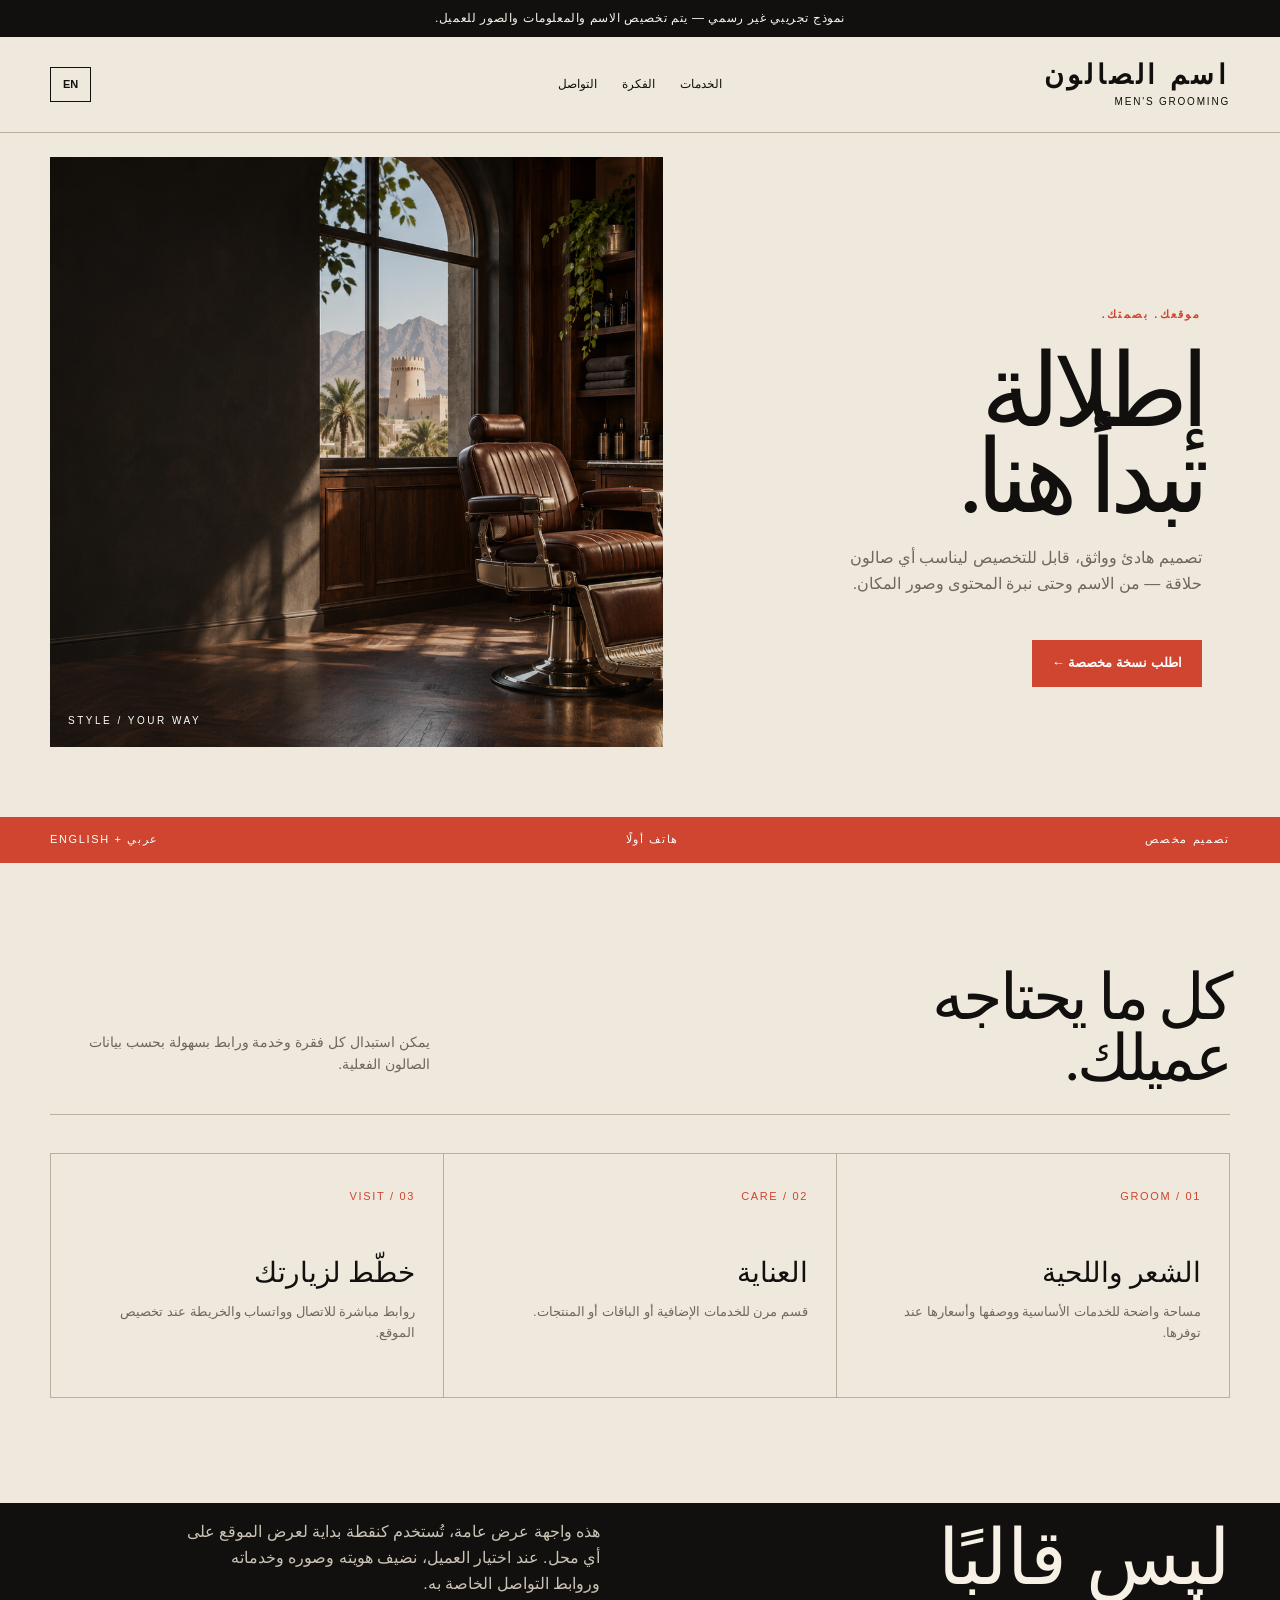
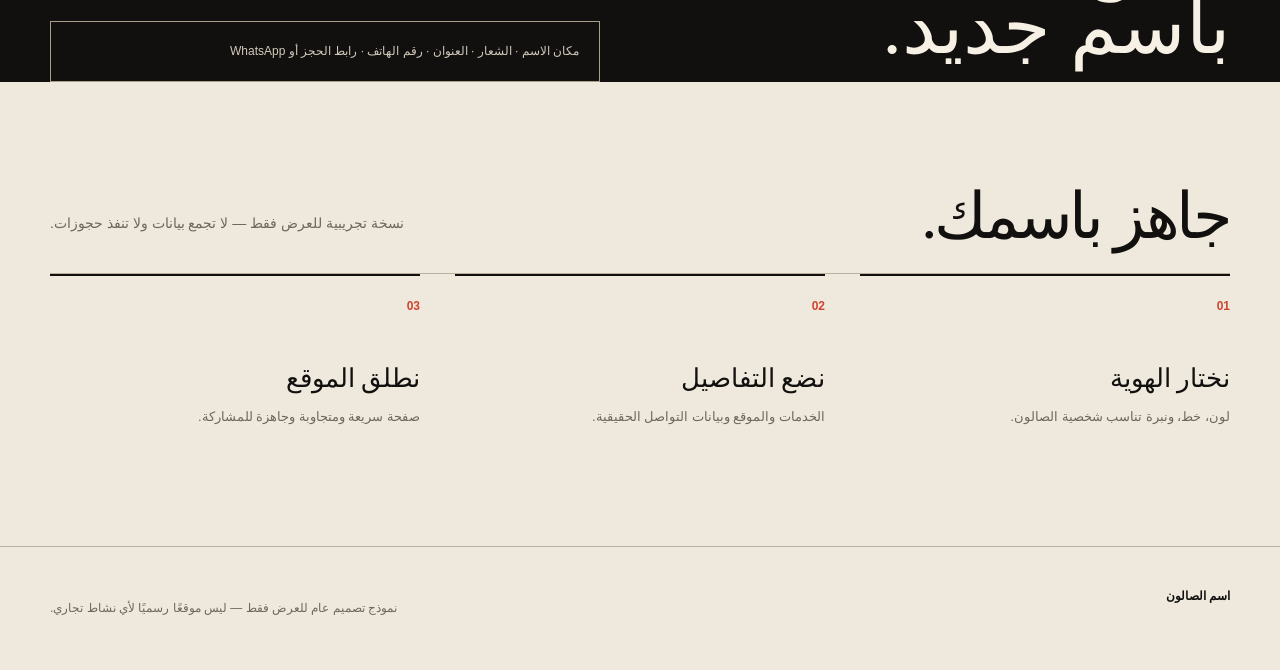
<file: General/index.html>
<!doctype html>
<html lang="ar" dir="rtl">

<head>
    <meta charset="utf-8">
    <meta name="viewport" content="width=device-width,initial-scale=1">
    <meta name="robots" content="noindex,nofollow">
    <title>نموذج موقع صالون حلاقة</title>
    <link rel="stylesheet" href="style.css">
</head>

<body><a class="skip" href="#main">انتقل للمحتوى</a>
    <div class="demo-note">نموذج تجريبي غير رسمي — يتم تخصيص الاسم والمعلومات والصور للعميل.</div>
    <header class="top">
        <div class="wrap"><a class="brand" href="#">اسم الصالون<small>MEN'S GROOMING</small></a>
            <nav class="nav"><a href="#services">الخدمات</a><a href="#concept">الفكرة</a><a href="#contact">التواصل</a>
            </nav><a class="lang" href="en.html" lang="en">EN</a>
        </div>
    </header>
    <main id="main">
        <section class="hero">
            <div class="wrap hero-grid">
                <div class="hero-copy"><span class="kicker">موقعك. بصمتك.</span>
                    <h1>إطلالة<br>تبدأ هنا.</h1>
                    <p>تصميم هادئ وواثق، قابل للتخصيص ليناسب أي صالون حلاقة — من الاسم وحتى نبرة المحتوى وصور المكان.
                    </p><a class="cta" href="#contact">اطلب نسخة مخصصة ←</a>
                </div>
                <div class="hero-art" role="img" aria-label="صورة توضيحية لصالون حلاقة"></div>
            </div>
        </section>
        <div class="strip">
            <div class="wrap"><span>تصميم مخصص</span><span>هاتف أولًا</span><span>عربي + English</span></div>
        </div>
        <section id="services" class="section">
            <div class="wrap">
                <div class="section-head">
                    <h2>كل ما يحتاجه<br>عميلك.</h2>
                    <p>يمكن استبدال كل فقرة وخدمة ورابط بسهولة بحسب بيانات الصالون الفعلية.</p>
                </div>
                <div class="offers">
                    <article class="offer"><b>01 / GROOM</b>
                        <h3>الشعر واللحية</h3>
                        <p>مساحة واضحة للخدمات الأساسية ووصفها وأسعارها عند توفرها.</p>
                    </article>
                    <article class="offer"><b>02 / CARE</b>
                        <h3>العناية</h3>
                        <p>قسم مرن للخدمات الإضافية أو الباقات أو المنتجات.</p>
                    </article>
                    <article class="offer"><b>03 / VISIT</b>
                        <h3>خطّط لزيارتك</h3>
                        <p>روابط مباشرة للاتصال وواتساب والخريطة عند تخصيص الموقع.</p>
                    </article>
                </div>
            </div>
        </section>
        <section id="concept" class="custom">
            <div class="wrap">
                <h2>ليس قالبًا<br>باسم جديد.</h2>
                <div>
                    <p>هذه واجهة عرض عامة، تُستخدم كنقطة بداية لعرض الموقع على أي محل. عند اختيار العميل، نضيف هويته
                        وصوره وخدماته وروابط التواصل الخاصة به.</p>
                    <div class="placeholder">مكان الاسم · الشعار · العنوان · رقم الهاتف · رابط الحجز أو WhatsApp</div>
                </div>
            </div>
        </section>
        <section id="contact" class="section">
            <div class="wrap">
                <div class="section-head">
                    <h2>جاهز باسمك.</h2>
                    <p>نسخة تجريبية للعرض فقط — لا تجمع بيانات ولا تنفذ حجوزات.</p>
                </div>
                <div class="steps">
                    <div class="step"><span>01</span>
                        <h3>نختار الهوية</h3>
                        <p>لون، خط، ونبرة تناسب شخصية الصالون.</p>
                    </div>
                    <div class="step"><span>02</span>
                        <h3>نضع التفاصيل</h3>
                        <p>الخدمات والموقع وبيانات التواصل الحقيقية.</p>
                    </div>
                    <div class="step"><span>03</span>
                        <h3>نطلق الموقع</h3>
                        <p>صفحة سريعة ومتجاوبة وجاهزة للمشاركة.</p>
                    </div>
                </div>
            </div>
        </section>
    </main>
    <footer class="footer">
        <div class="wrap"><strong>اسم الصالون</strong>
            <p>نموذج تصميم عام للعرض فقط — ليس موقعًا رسميًا لأي نشاط تجاري.</p>
        </div>
    </footer>
</body>

</html>
</file>
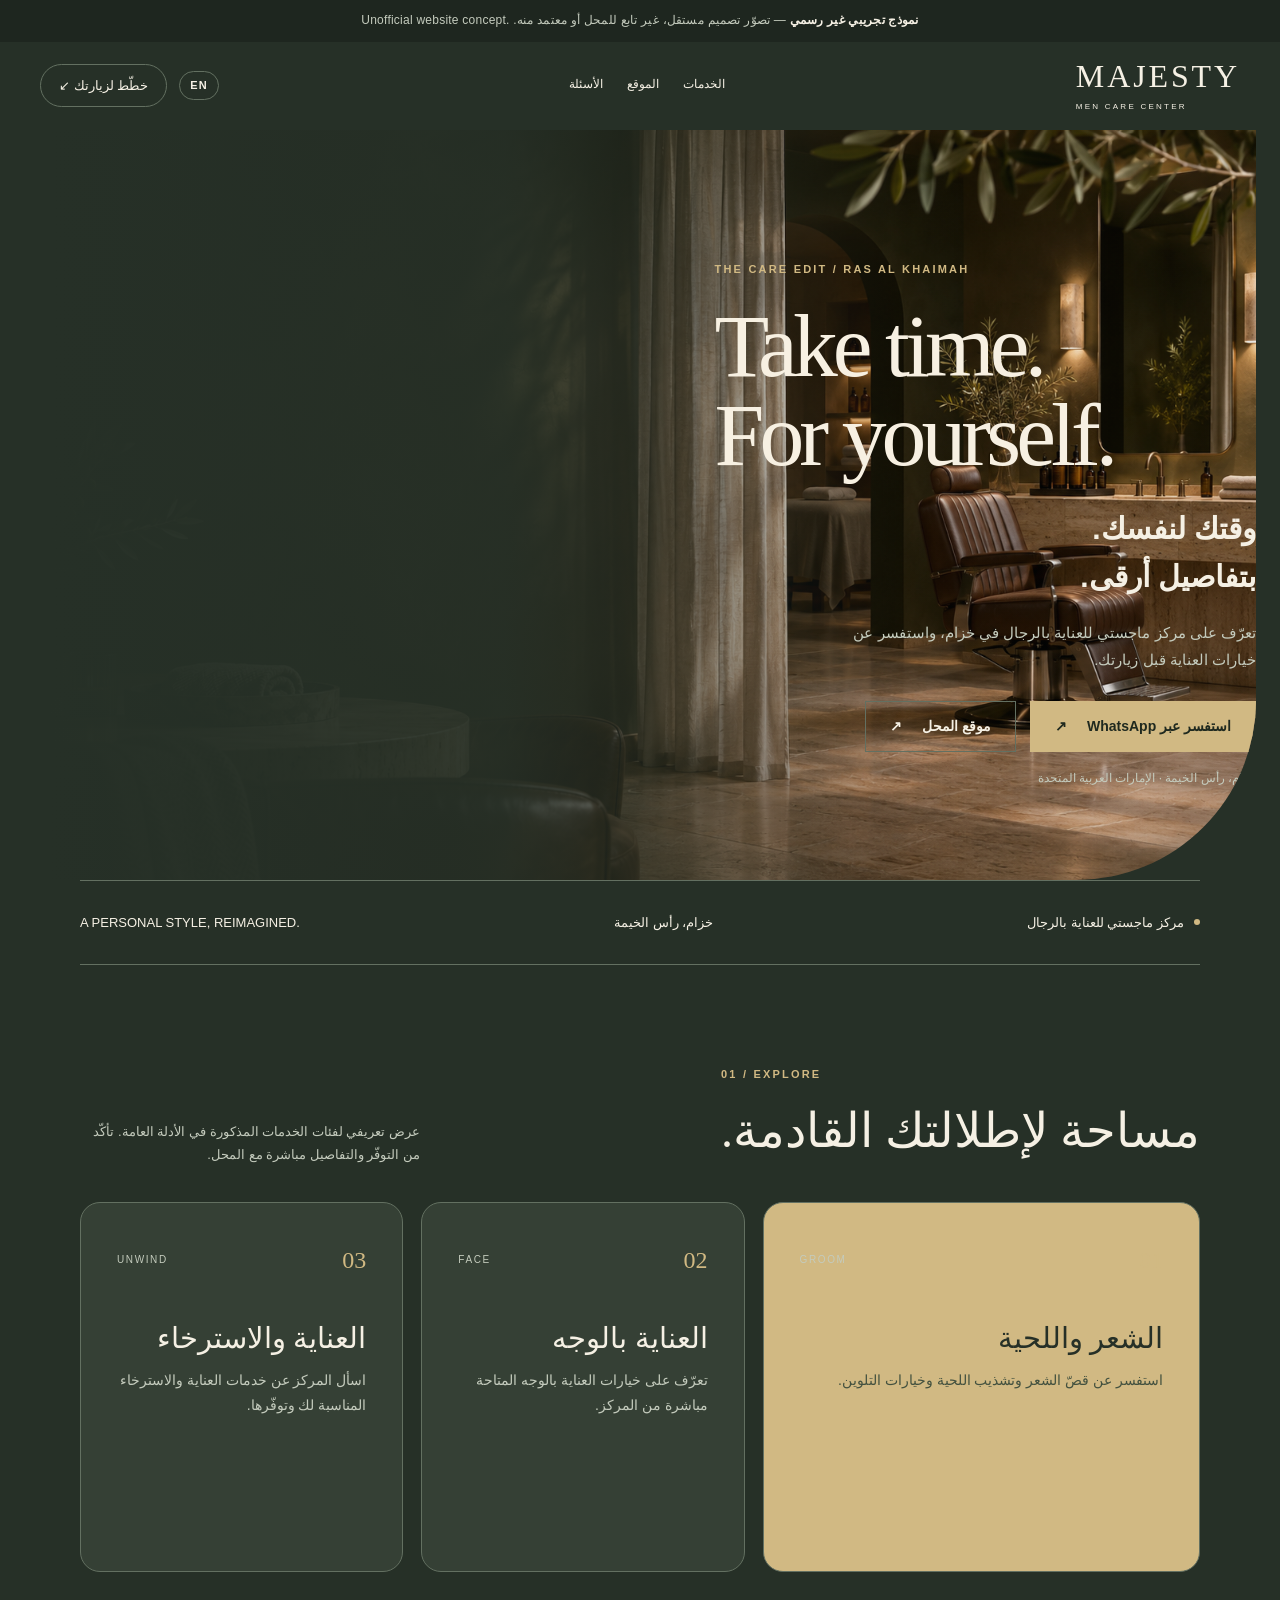
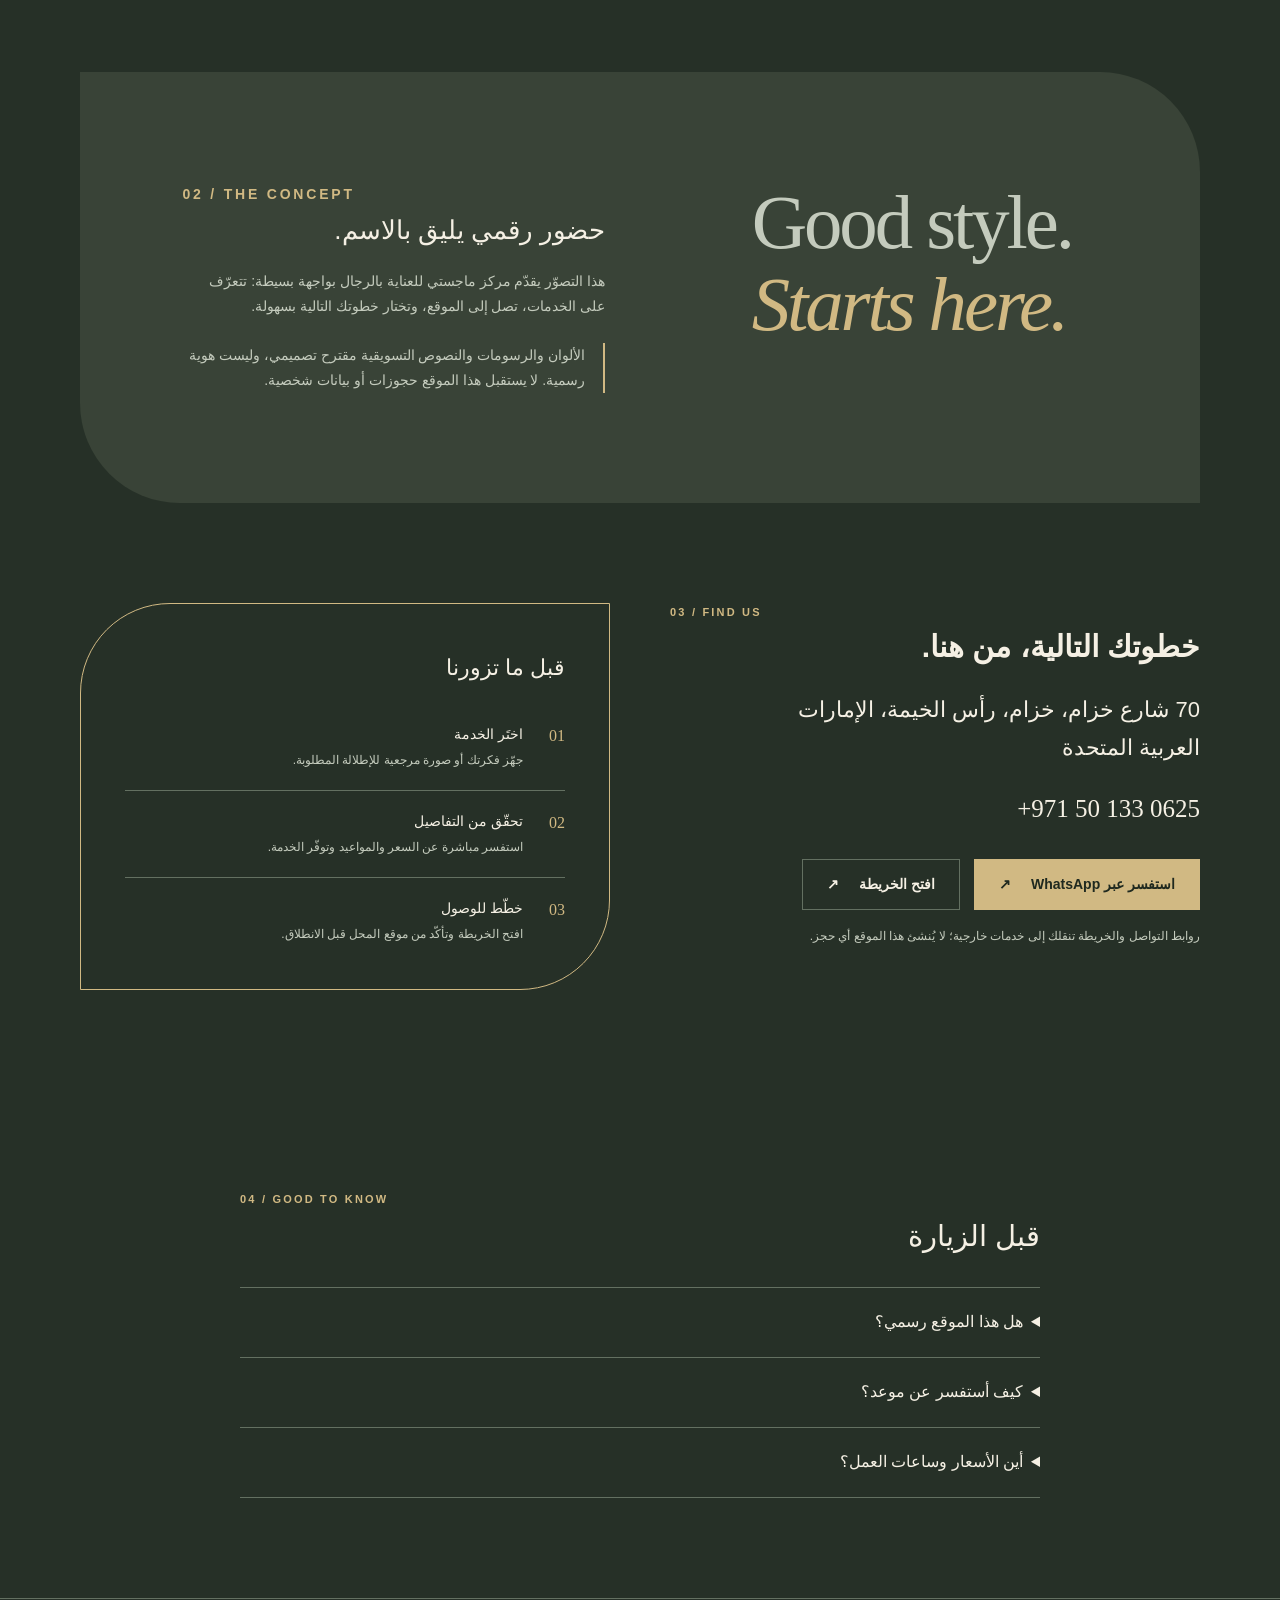
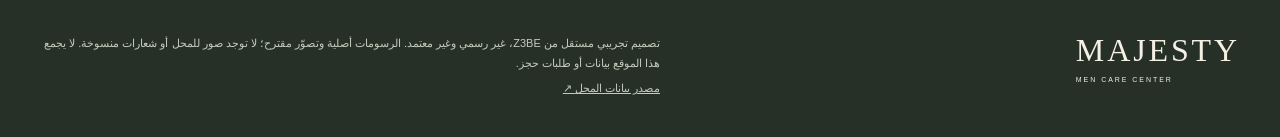
<file: Majesty/index.html>
<!DOCTYPE html>
<html lang="ar" dir="rtl">

<head>
    <meta charset="UTF-8">
    <meta name="viewport" content="width=device-width,initial-scale=1,viewport-fit=cover">
    <meta name="robots" content="noindex,nofollow">
    <meta name="description"
        content="مركز ماجستي للعناية بالرجال — تصوّر مستقل لموقع إلكتروني، غير رسمي وغير معتمد من المحل.">
    <meta name="theme-color" content="#121714">
    <title>Majesty Men Care Center | نموذج موقع تجريبي</title>
    <link rel="icon" href="../assets/favicon.svg" type="image/svg+xml">
    <link rel="stylesheet" href="../assets/style.css">
</head>

<body class="majesty">
    <a class="skip" href="#main">انتقل إلى المحتوى</a>
    <div class="notice"><strong>نموذج تجريبي غير رسمي</strong> — تصوّر تصميم مستقل، غير تابع للمحل أو معتمد منه. <span
            lang="en" dir="ltr">Unofficial website concept.</span></div>
    <header class="header">
        <div class="wrap header-inner"><span class="wordmark"
                aria-label="Majesty Men Care Center"><b>MAJESTY</b><small>MEN CARE CENTER</small></span>
            <nav class="nav" aria-label="القائمة الرئيسية"><a href="#services">الخدمات</a><a href="#visit">الموقع</a><a
                    href="#faq">الأسئلة</a></nav>
            <div class="header-links"><a class="language-switch" href="en.html" lang="en" hreflang="en"
                    aria-label="Switch to English">EN</a><a class="header-cta" href="#visit">خطّط لزيارتك ↙</a></div>
        </div>
    </header>
    <main id="main">
        <section class="wrap hero" aria-labelledby="hero-title">
            <div class="hero-copy">
                <p class="eyebrow" lang="en">THE CARE EDIT / RAS AL KHAIMAH</p>
                <h1 id="hero-title" lang="en">Take time.<br>For yourself.</h1>
                <h2 class="hero-ar">وقتك لنفسك.<br>بتفاصيل أرقى.</h2>
                <p class="intro">تعرّف على مركز ماجستي للعناية بالرجال في خزام، واستفسر عن خيارات العناية قبل زيارتك.
                </p>
                <div class="actions"><a href="https://api.whatsapp.com/send?phone=971501330625" class="btn"
                        target="_blank" rel="noopener noreferrer">استفسر عبر WhatsApp<span aria-hidden="true">
                            ↗</span></a><a href="https://maps.app.goo.gl/bZyQC8zPw4i9QviJA" class="btn btn-outline"
                        target="_blank" rel="noopener noreferrer">موقع المحل<span aria-hidden="true"> ↗</span></a></div>
                <p class="micro">خزام، رأس الخيمة · الإمارات العربية المتحدة</p>
            </div>
            <figure class="visual">
                <div class="visual-stage"><span class="visual-stamp" lang="en">MAJESTY / GROOMING CONCEPT</span><img
                        class="chair" src="../assets/chair.svg" alt="" width="600" height="620" fetchpriority="high">
                </div>
                <figcaption class="visual-caption"><span>رسم تصوّري، لا يمثّل صور المحل.</span><span lang="en">THE
                        GROOMING EDIT — 03</span></figcaption>
            </figure>
        </section>
        <div class="wrap ribbon"><span><i aria-hidden="true"></i>مركز ماجستي للعناية بالرجال</span><span>خزام، رأس
                الخيمة</span><span lang="en" dir="ltr">A PERSONAL STYLE, REIMAGINED.</span></div>
        <section id="services" class="wrap section" aria-labelledby="services-title">
            <div class="section-heading">
                <div>
                    <p class="eyebrow" lang="en">01 / EXPLORE</p>
                    <h2 id="services-title">مساحة لإطلالتك القادمة.</h2>
                </div>
                <p>عرض تعريفي لفئات الخدمات المذكورة في الأدلة العامة. تأكّد من التوفّر والتفاصيل مباشرة مع المحل.</p>
            </div>
            <div class="services">
                <article class="service">
                    <div class="service-top"><span class="service-no" aria-hidden="true">01</span><span
                            class="service-label" lang="en">GROOM</span></div>
                    <h3>الشعر واللحية</h3>
                    <p>استفسر عن قصّ الشعر وتشذيب اللحية وخيارات التلوين.</p>
                </article>
                <article class="service">
                    <div class="service-top"><span class="service-no" aria-hidden="true">02</span><span
                            class="service-label" lang="en">FACE</span></div>
                    <h3>العناية بالوجه</h3>
                    <p>تعرّف على خيارات العناية بالوجه المتاحة مباشرة من المركز.</p>
                </article>
                <article class="service">
                    <div class="service-top"><span class="service-no" aria-hidden="true">03</span><span
                            class="service-label" lang="en">UNWIND</span></div>
                    <h3>العناية والاسترخاء</h3>
                    <p>اسأل المركز عن خدمات العناية والاسترخاء المناسبة لك وتوفّرها.</p>
                </article>
            </div>
        </section>
        <section class="wrap editorial" aria-labelledby="concept-title">
            <p class="editorial-title" lang="en">Good style.<br><em>Starts here.</em></p>
            <div class="editorial-copy">
                <p class="eyebrow" lang="en">02 / THE CONCEPT</p>
                <h2 id="concept-title">حضور رقمي يليق بالاسم.</h2>
                <p>هذا التصوّر يقدّم مركز ماجستي للعناية بالرجال بواجهة بسيطة: تتعرّف على الخدمات، تصل إلى الموقع،
                    وتختار خطوتك التالية بسهولة.</p>
                <p class="editorial-note">الألوان والرسومات والنصوص التسويقية مقترح تصميمي، وليست هوية رسمية. لا يستقبل
                    هذا الموقع حجوزات أو بيانات شخصية.</p>
            </div>
        </section>
        <section id="visit" class="wrap section" aria-labelledby="visit-title">
            <div class="visit-grid">
                <div>
                    <p class="eyebrow" lang="en">03 / FIND US</p>
                    <h2 id="visit-title" class="hero-ar">خطوتك التالية، من هنا.</h2>
                    <address class="address">70 شارع خزام، خزام، رأس الخيمة، الإمارات العربية المتحدة</address><a
                        class="contact-line" href="tel:+971501330625" aria-label="اتصل على +971 50 133 0625">+971 50 133
                        0625</a>
                    <div class="actions"><a href="https://api.whatsapp.com/send?phone=971501330625" class="btn"
                            target="_blank" rel="noopener noreferrer">استفسر عبر WhatsApp<span aria-hidden="true">
                                ↗</span></a><a href="https://maps.app.goo.gl/bZyQC8zPw4i9QviJA" class="btn btn-outline"
                            target="_blank" rel="noopener noreferrer">افتح الخريطة<span aria-hidden="true"> ↗</span></a>
                    </div>
                    <p class="micro">روابط التواصل والخريطة تنقلك إلى خدمات خارجية؛ لا يُنشئ هذا الموقع أي حجز.</p>
                </div>
                <aside class="contact-card" aria-label="قبل زيارتك">
                    <h3>قبل ما تزورنا</h3>
                    <div class="step"><b aria-hidden="true">01</b>
                        <div>
                            <h4>اختَر الخدمة</h4>
                            <p>جهّز فكرتك أو صورة مرجعية للإطلالة المطلوبة.</p>
                        </div>
                    </div>
                    <div class="step"><b aria-hidden="true">02</b>
                        <div>
                            <h4>تحقّق من التفاصيل</h4>
                            <p>استفسر مباشرة عن السعر والمواعيد وتوفّر الخدمة.</p>
                        </div>
                    </div>
                    <div class="step"><b aria-hidden="true">03</b>
                        <div>
                            <h4>خطّط للوصول</h4>
                            <p>افتح الخريطة وتأكّد من موقع المحل قبل الانطلاق.</p>
                        </div>
                    </div>
                </aside>
            </div>
        </section>
        <section id="faq" class="wrap section" aria-labelledby="faq-title">
            <div class="faq">
                <p class="eyebrow" lang="en">04 / GOOD TO KNOW</p>
                <h2 id="faq-title">قبل الزيارة</h2>
                <details>
                    <summary>هل هذا الموقع رسمي؟</summary>
                    <p>لا. هذه نسخة عرض مستقلة لتقديم فكرة تصميم إلى مركز ماجستي للعناية بالرجال. لم يعتمد المحل هذا
                        الموقع أو الهوية المقترحة.</p>
                </details>
                <details>
                    <summary>كيف أستفسر عن موعد؟</summary>
                    <p>يمكنك الاتصال بالمركز أو فتح WhatsApp للاستفسار عن الخدمات وتوفّر المواعيد. لا يتوفّر حجز
                        إلكتروني على هذه النسخة التجريبية.</p>
                </details>
                <details>
                    <summary>أين الأسعار وساعات العمل؟</summary>
                    <p>تُترك الأسعار والمواعيد للتأكيد مباشرة مع المحل، لتجنّب عرض معلومات قديمة أو غير دقيقة.</p>
                </details>
            </div>
        </section>
    </main>
    <footer class="footer">
        <div class="wrap footer-row"><span class="wordmark"
                aria-label="Majesty Men Care Center"><b>MAJESTY</b><small>MEN CARE CENTER</small></span>
            <div>
                <p>تصميم تجريبي مستقل من Z3BE، غير رسمي وغير معتمد. الرسومات أصلية وتصوّر مقترح؛ لا توجد صور للمحل أو
                    شعارات منسوخة. لا يجمع هذا الموقع بيانات أو طلبات حجز.</p><a href="https://qr1.be/KO34"
                    class="source-link" target="_blank" rel="noopener noreferrer">مصدر بيانات المحل<span
                        aria-hidden="true"> ↗</span></a>
            </div>
        </div>
    </footer>
    <nav class="mobile-cta" aria-label="تواصل سريع"><a href="https://api.whatsapp.com/send?phone=971501330625"
            class="btn" target="_blank" rel="noopener noreferrer">استفسر عبر WhatsApp<span aria-hidden="true">
                ↗</span></a><a href="https://maps.app.goo.gl/bZyQC8zPw4i9QviJA" class="btn btn-outline" target="_blank"
            rel="noopener noreferrer">الخريطة<span aria-hidden="true"> ↗</span></a></nav>
</body>

</html>
</file>
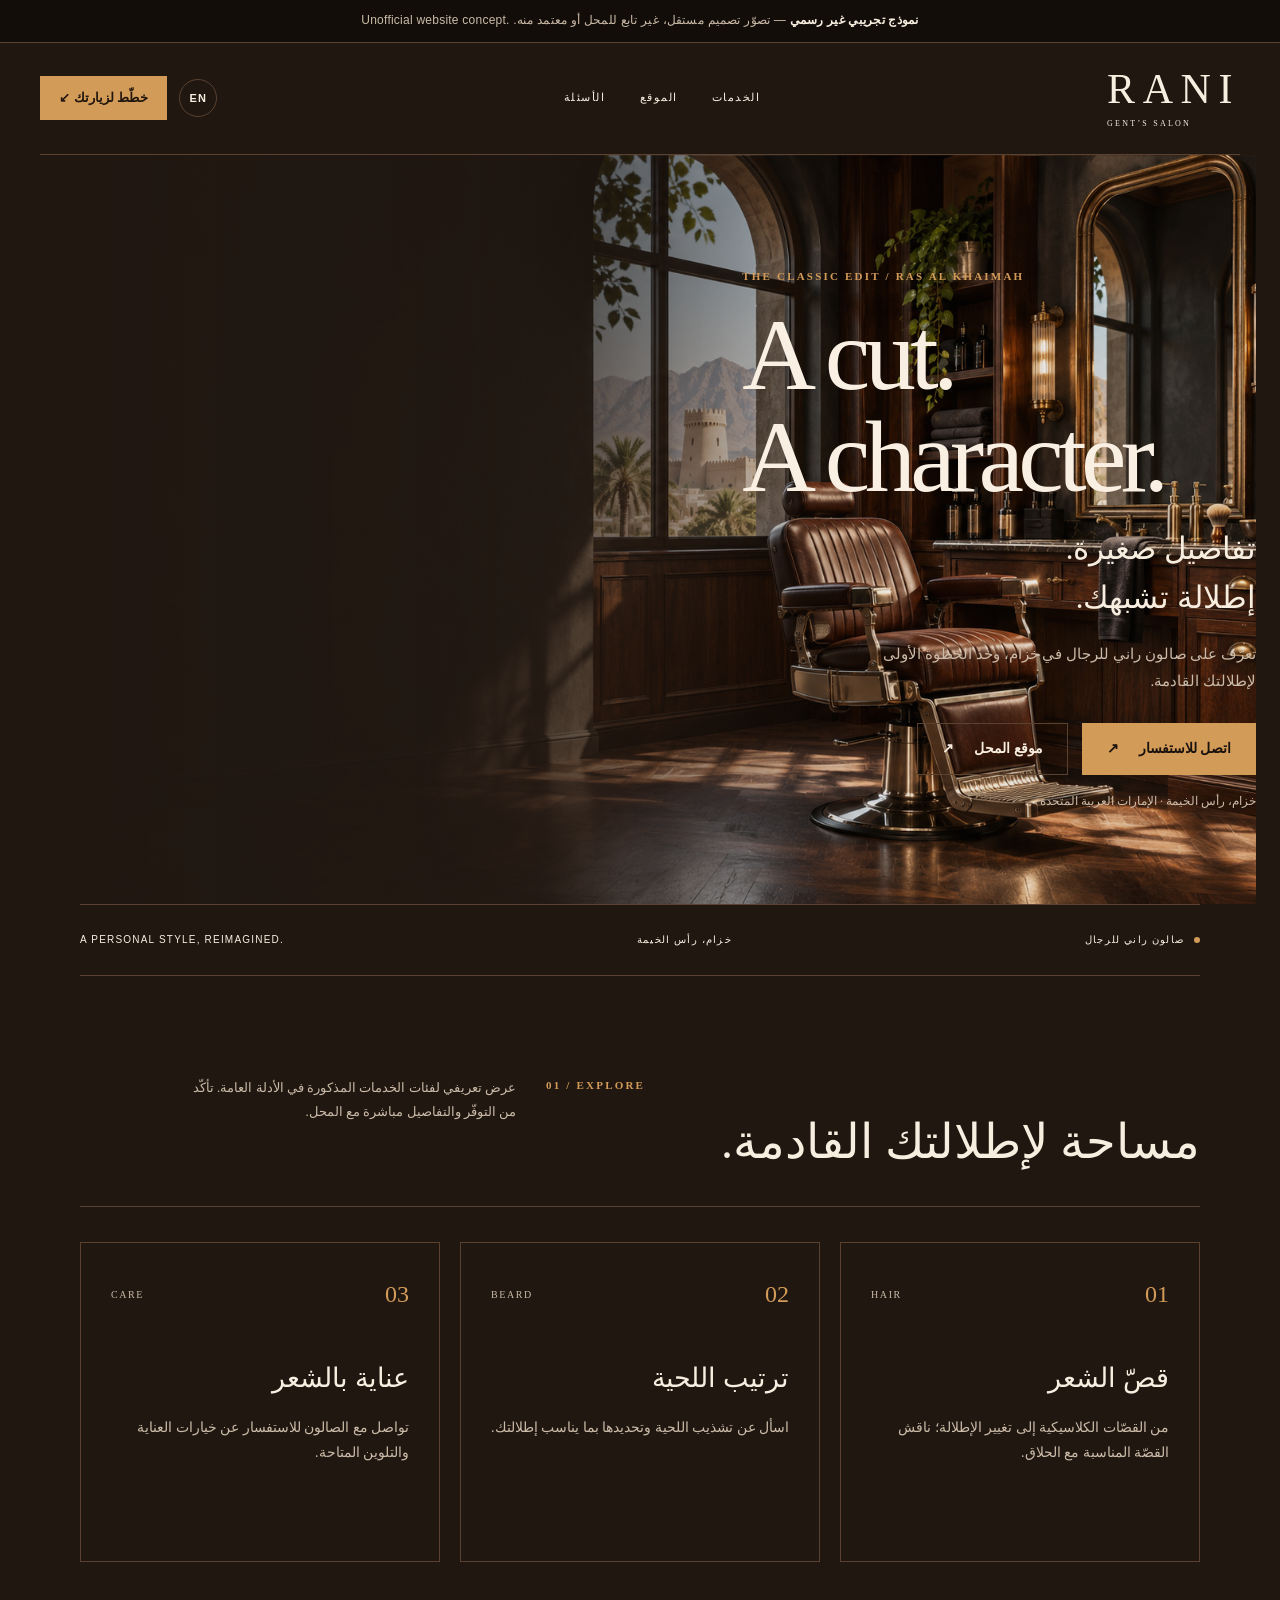
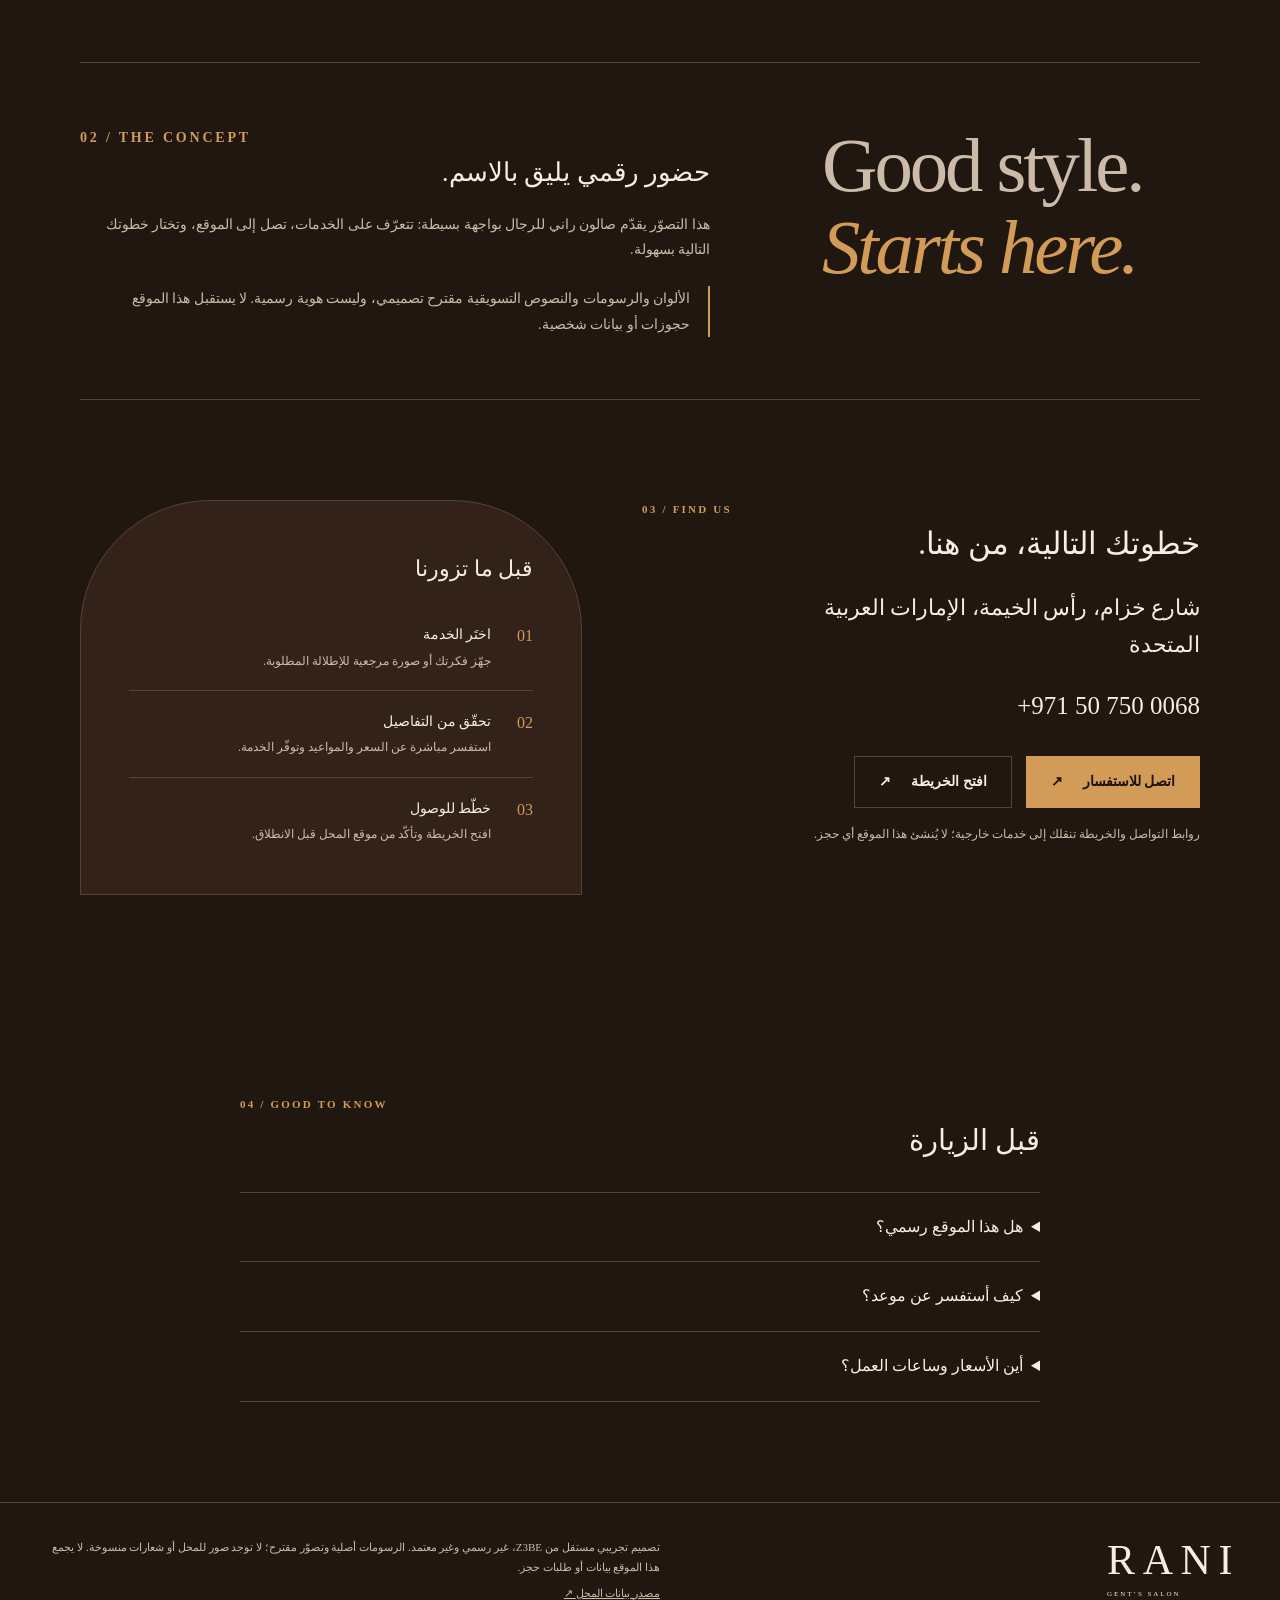
<file: Rani-Gents-Salon/index.html>
<!DOCTYPE html>
<html lang="ar" dir="rtl">

<head>
    <meta charset="UTF-8">
    <meta name="viewport" content="width=device-width,initial-scale=1,viewport-fit=cover">
    <meta name="robots" content="noindex,nofollow">
    <meta name="description" content="صالون راني للرجال — تصوّر مستقل لموقع إلكتروني، غير رسمي وغير معتمد من المحل.">
    <meta name="theme-color" content="#121714">
    <title>Rani Gent’s Salon | نموذج موقع تجريبي</title>
    <link rel="icon" href="../assets/favicon.svg" type="image/svg+xml">
    <link rel="stylesheet" href="../assets/style.css">
</head>

<body class="rani">
    <a class="skip" href="#main">انتقل إلى المحتوى</a>
    <div class="notice"><strong>نموذج تجريبي غير رسمي</strong> — تصوّر تصميم مستقل، غير تابع للمحل أو معتمد منه. <span
            lang="en" dir="ltr">Unofficial website concept.</span></div>
    <header class="header">
        <div class="wrap header-inner"><span class="wordmark" aria-label="Rani Gent’s Salon"><b>RANI</b><small>GENT’S
                    SALON</small></span>
            <nav class="nav" aria-label="القائمة الرئيسية"><a href="#services">الخدمات</a><a href="#visit">الموقع</a><a
                    href="#faq">الأسئلة</a></nav>
            <div class="header-links"><a class="language-switch" href="en.html" lang="en" hreflang="en"
                    aria-label="Switch to English">EN</a><a class="header-cta" href="#visit">خطّط لزيارتك ↙</a></div>
        </div>
    </header>
    <main id="main">
        <section class="wrap hero" aria-labelledby="hero-title">
            <div class="hero-copy">
                <p class="eyebrow" lang="en">THE CLASSIC EDIT / RAS AL KHAIMAH</p>
                <h1 id="hero-title" lang="en">A cut.<br>A character.</h1>
                <h2 class="hero-ar">تفاصيل صغيرة.<br>إطلالة تشبهك.</h2>
                <p class="intro">تعرّف على صالون راني للرجال في خزام، وخذ الخطوة الأولى لإطلالتك القادمة.</p>
                <div class="actions"><a class="btn" href="tel:+971507500068">اتصل للاستفسار <span
                            aria-hidden="true">↗</span></a><a
                        href="https://www.google.com/maps/search/?api=1&amp;query=Rani+Gent%27s+Salon+Khuzam+Ras+Al+Khaimah"
                        class="btn btn-outline" target="_blank" rel="noopener noreferrer">موقع المحل<span
                            aria-hidden="true"> ↗</span></a></div>
                <p class="micro">خزام، رأس الخيمة · الإمارات العربية المتحدة</p>
            </div>
            <figure class="visual">
                <div class="visual-stage"><span class="visual-stamp" lang="en">RANI / GROOMING CONCEPT</span><img
                        class="chair" src="../assets/chair.svg" alt="" width="600" height="620" fetchpriority="high">
                </div>
                <figcaption class="visual-caption"><span>رسم تصوّري، لا يمثّل صور المحل.</span><span lang="en">THE
                        GROOMING EDIT — 01</span></figcaption>
            </figure>
        </section>
        <div class="wrap ribbon"><span><i aria-hidden="true"></i>صالون راني للرجال</span><span>خزام، رأس
                الخيمة</span><span lang="en" dir="ltr">A PERSONAL STYLE, REIMAGINED.</span></div>
        <section id="services" class="wrap section" aria-labelledby="services-title">
            <div class="section-heading">
                <div>
                    <p class="eyebrow" lang="en">01 / EXPLORE</p>
                    <h2 id="services-title">مساحة لإطلالتك القادمة.</h2>
                </div>
                <p>عرض تعريفي لفئات الخدمات المذكورة في الأدلة العامة. تأكّد من التوفّر والتفاصيل مباشرة مع المحل.</p>
            </div>
            <div class="services">
                <article class="service">
                    <div class="service-top"><span class="service-no" aria-hidden="true">01</span><span
                            class="service-label" lang="en">HAIR</span></div>
                    <h3>قصّ الشعر</h3>
                    <p>من القصّات الكلاسيكية إلى تغيير الإطلالة؛ ناقش القصّة المناسبة مع الحلاق.</p>
                </article>
                <article class="service">
                    <div class="service-top"><span class="service-no" aria-hidden="true">02</span><span
                            class="service-label" lang="en">BEARD</span></div>
                    <h3>ترتيب اللحية</h3>
                    <p>اسأل عن تشذيب اللحية وتحديدها بما يناسب إطلالتك.</p>
                </article>
                <article class="service">
                    <div class="service-top"><span class="service-no" aria-hidden="true">03</span><span
                            class="service-label" lang="en">CARE</span></div>
                    <h3>عناية بالشعر</h3>
                    <p>تواصل مع الصالون للاستفسار عن خيارات العناية والتلوين المتاحة.</p>
                </article>
            </div>
        </section>
        <section class="wrap editorial" aria-labelledby="concept-title">
            <p class="editorial-title" lang="en">Good style.<br><em>Starts here.</em></p>
            <div class="editorial-copy">
                <p class="eyebrow" lang="en">02 / THE CONCEPT</p>
                <h2 id="concept-title">حضور رقمي يليق بالاسم.</h2>
                <p>هذا التصوّر يقدّم صالون راني للرجال بواجهة بسيطة: تتعرّف على الخدمات، تصل إلى الموقع، وتختار خطوتك
                    التالية بسهولة.</p>
                <p class="editorial-note">الألوان والرسومات والنصوص التسويقية مقترح تصميمي، وليست هوية رسمية. لا يستقبل
                    هذا الموقع حجوزات أو بيانات شخصية.</p>
            </div>
        </section>
        <section id="visit" class="wrap section" aria-labelledby="visit-title">
            <div class="visit-grid">
                <div>
                    <p class="eyebrow" lang="en">03 / FIND US</p>
                    <h2 id="visit-title" class="hero-ar">خطوتك التالية، من هنا.</h2>
                    <address class="address">شارع خزام، رأس الخيمة، الإمارات العربية المتحدة</address><a
                        class="contact-line" href="tel:+971507500068" aria-label="اتصل على +971 50 750 0068">+971 50 750
                        0068</a>
                    <div class="actions"><a class="btn" href="tel:+971507500068">اتصل للاستفسار <span
                                aria-hidden="true">↗</span></a><a
                            href="https://www.google.com/maps/search/?api=1&amp;query=Rani+Gent%27s+Salon+Khuzam+Ras+Al+Khaimah"
                            class="btn btn-outline" target="_blank" rel="noopener noreferrer">افتح الخريطة<span
                                aria-hidden="true"> ↗</span></a></div>
                    <p class="micro">روابط التواصل والخريطة تنقلك إلى خدمات خارجية؛ لا يُنشئ هذا الموقع أي حجز.</p>
                </div>
                <aside class="contact-card" aria-label="قبل زيارتك">
                    <h3>قبل ما تزورنا</h3>
                    <div class="step"><b aria-hidden="true">01</b>
                        <div>
                            <h4>اختَر الخدمة</h4>
                            <p>جهّز فكرتك أو صورة مرجعية للإطلالة المطلوبة.</p>
                        </div>
                    </div>
                    <div class="step"><b aria-hidden="true">02</b>
                        <div>
                            <h4>تحقّق من التفاصيل</h4>
                            <p>استفسر مباشرة عن السعر والمواعيد وتوفّر الخدمة.</p>
                        </div>
                    </div>
                    <div class="step"><b aria-hidden="true">03</b>
                        <div>
                            <h4>خطّط للوصول</h4>
                            <p>افتح الخريطة وتأكّد من موقع المحل قبل الانطلاق.</p>
                        </div>
                    </div>
                </aside>
            </div>
        </section>
        <section id="faq" class="wrap section" aria-labelledby="faq-title">
            <div class="faq">
                <p class="eyebrow" lang="en">04 / GOOD TO KNOW</p>
                <h2 id="faq-title">قبل الزيارة</h2>
                <details>
                    <summary>هل هذا الموقع رسمي؟</summary>
                    <p>لا. هذه نسخة عرض مستقلة لتقديم فكرة تصميم إلى صالون راني للرجال. لم يعتمد المحل هذا الموقع أو
                        الهوية المقترحة.</p>
                </details>
                <details>
                    <summary>كيف أستفسر عن موعد؟</summary>
                    <p>يمكنك الاتصال بالصالون للاستفسار عن المواعيد والخدمات قبل الزيارة. لا يتوفّر حجز إلكتروني على هذه
                        النسخة التجريبية.</p>
                </details>
                <details>
                    <summary>أين الأسعار وساعات العمل؟</summary>
                    <p>تُترك الأسعار والمواعيد للتأكيد مباشرة مع المحل، لتجنّب عرض معلومات قديمة أو غير دقيقة.</p>
                </details>
            </div>
        </section>
    </main>
    <footer class="footer">
        <div class="wrap footer-row"><span class="wordmark" aria-label="Rani Gent’s Salon"><b>RANI</b><small>GENT’S
                    SALON</small></span>
            <div>
                <p>تصميم تجريبي مستقل من Z3BE، غير رسمي وغير معتمد. الرسومات أصلية وتصوّر مقترح؛ لا توجد صور للمحل أو
                    شعارات منسوخة. لا يجمع هذا الموقع بيانات أو طلبات حجز.</p><a
                    href="https://barberspot.net/en-ae/i/11466-rani-gents-salon/" class="source-link" target="_blank"
                    rel="noopener noreferrer">مصدر بيانات المحل<span aria-hidden="true"> ↗</span></a>
            </div>
        </div>
    </footer>
    <nav class="mobile-cta" aria-label="تواصل سريع"><a class="btn" href="tel:+971507500068">اتصل للاستفسار <span
                aria-hidden="true">↗</span></a><a
            href="https://www.google.com/maps/search/?api=1&amp;query=Rani+Gent%27s+Salon+Khuzam+Ras+Al+Khaimah"
            class="btn btn-outline" target="_blank" rel="noopener noreferrer">الخريطة<span aria-hidden="true">
                ↗</span></a></nav>
</body>

</html>
</file>
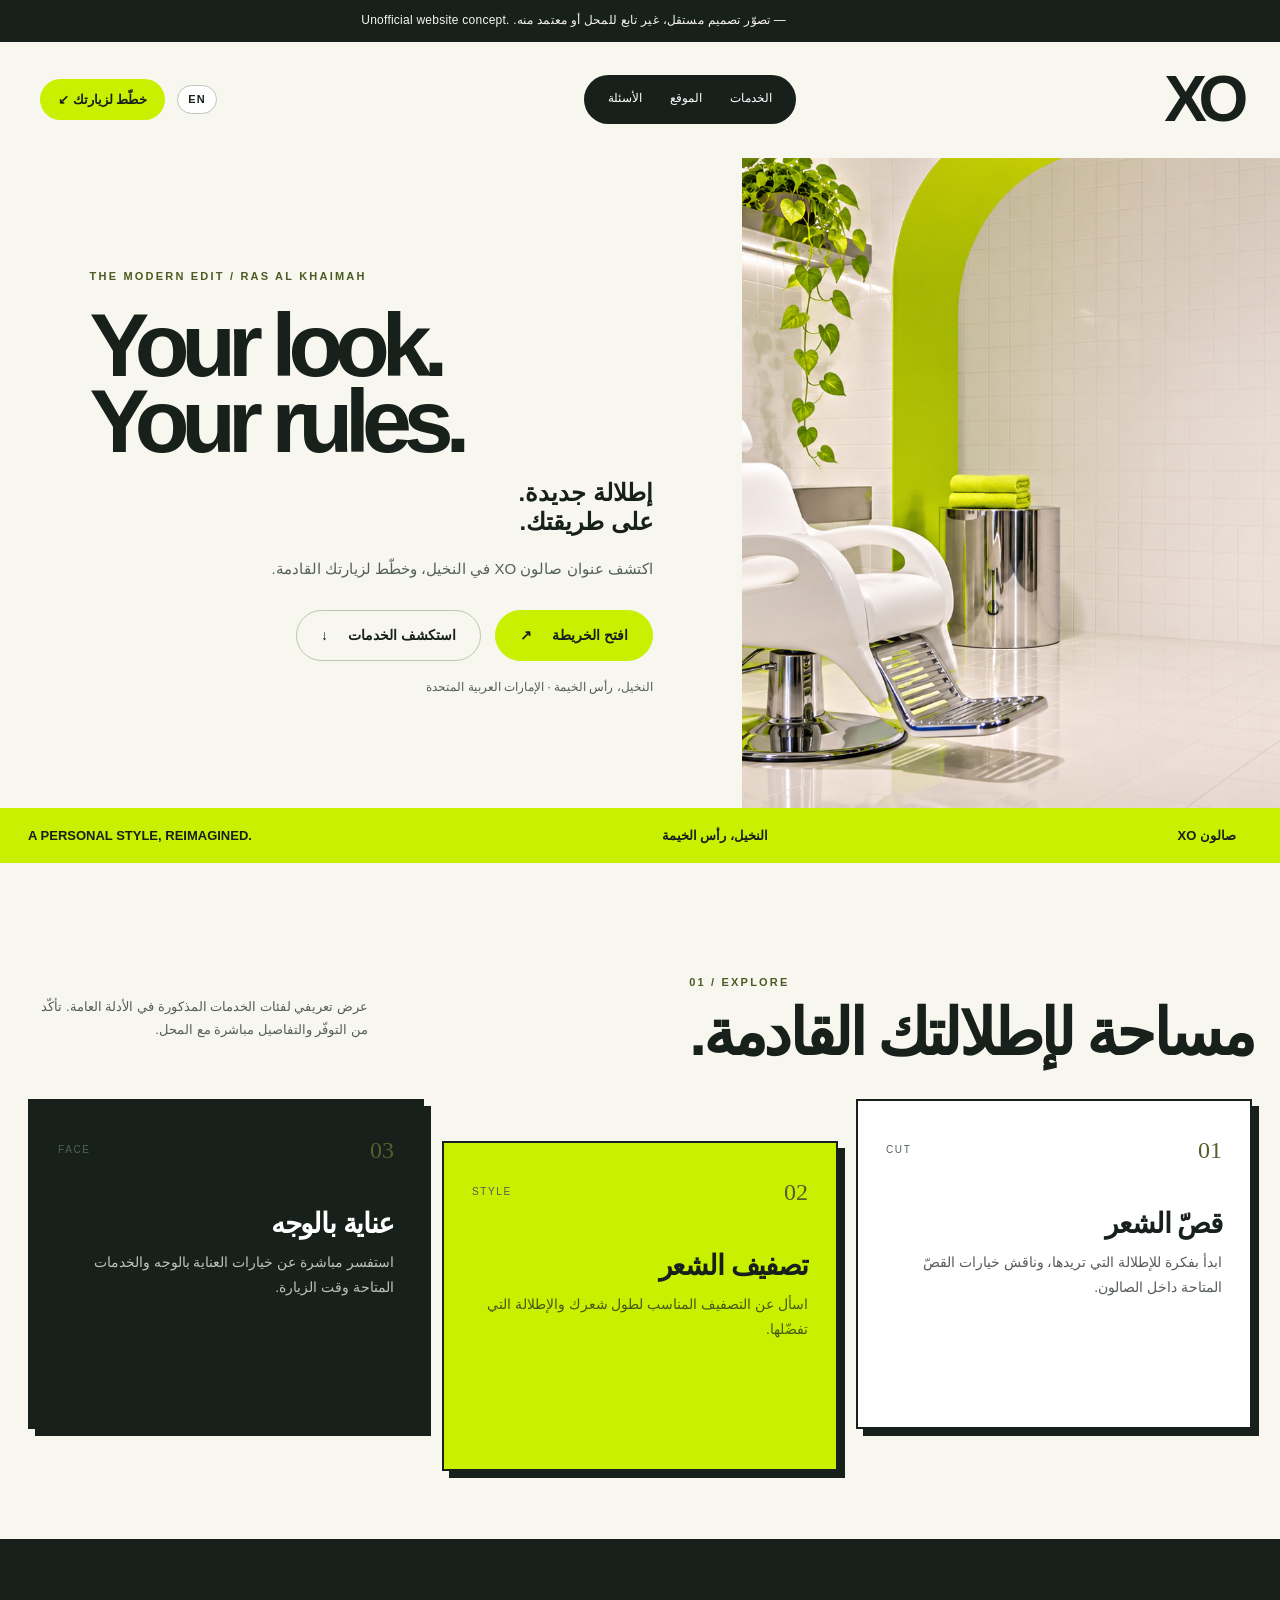
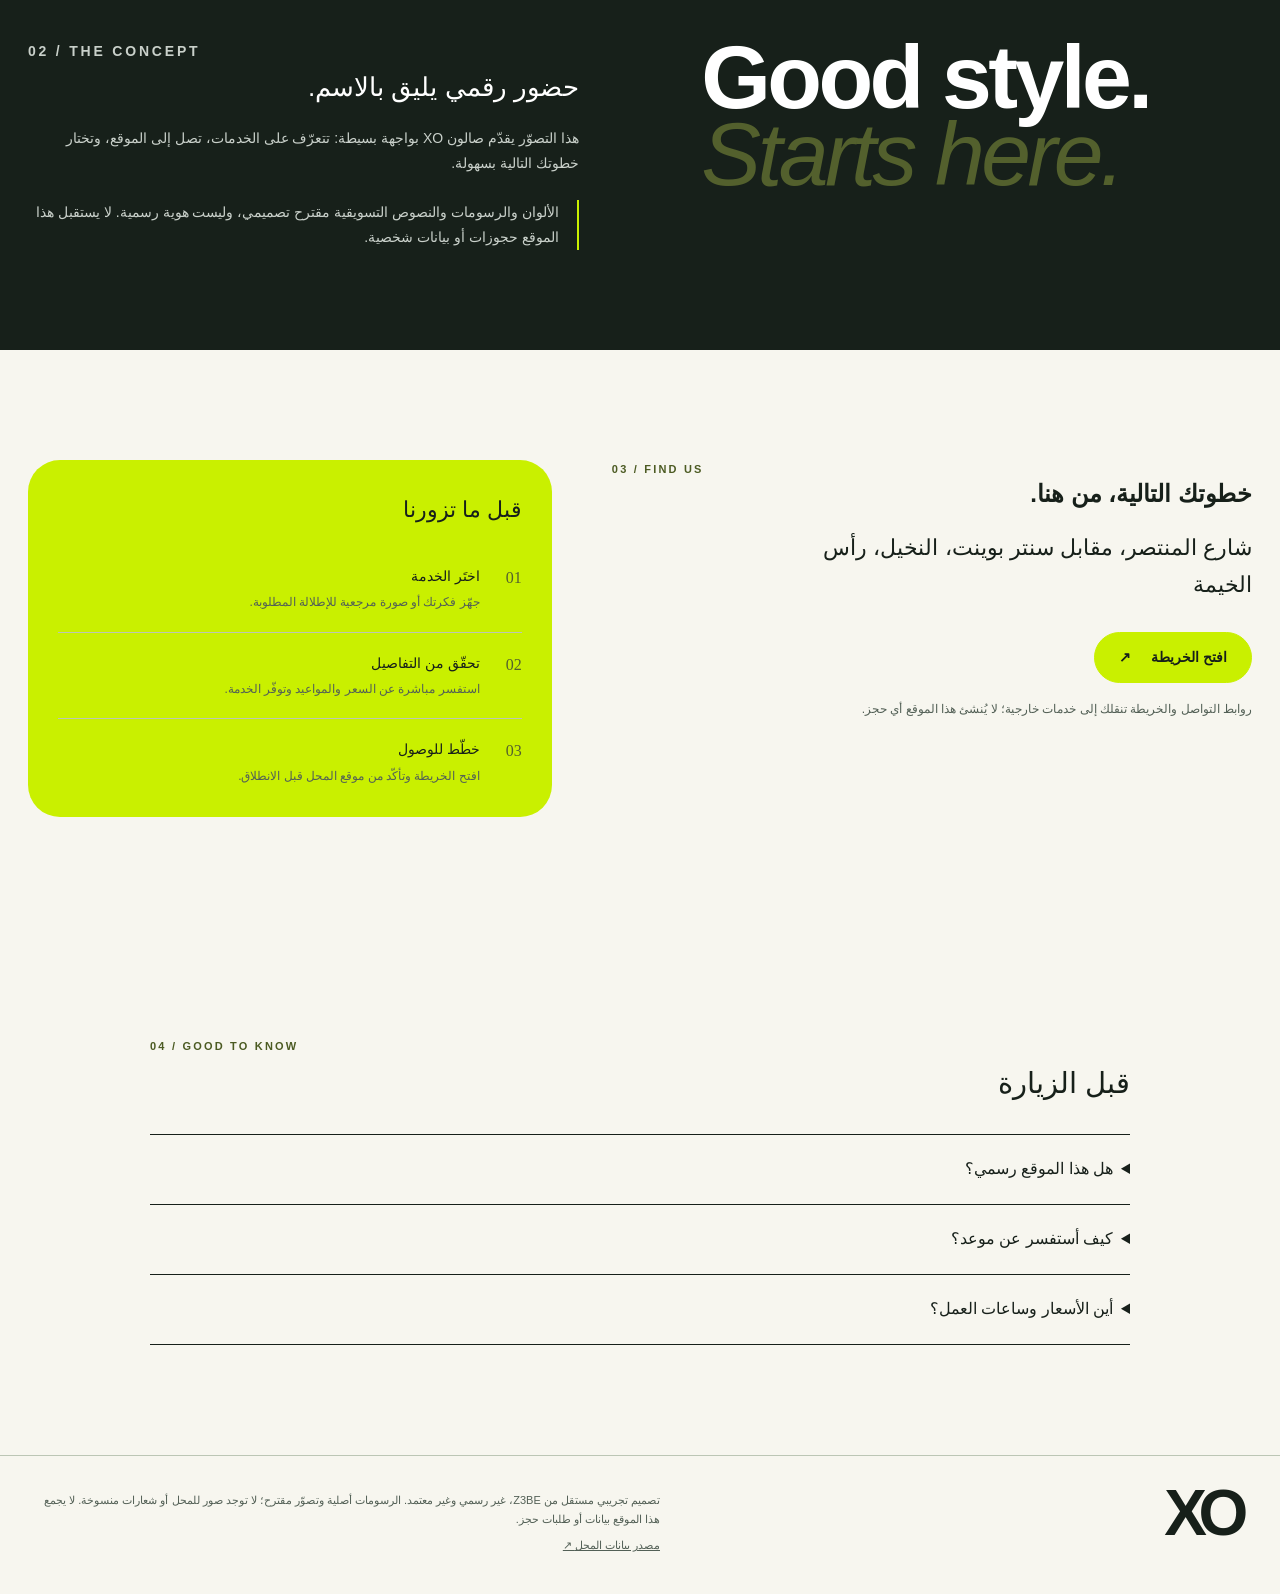
<file: Salon-XO/index.html>
<!DOCTYPE html>
<html lang="ar" dir="rtl">

<head>
    <meta charset="UTF-8">
    <meta name="viewport" content="width=device-width,initial-scale=1,viewport-fit=cover">
    <meta name="robots" content="noindex,nofollow">
    <meta name="description" content="صالون XO — تصوّر مستقل لموقع إلكتروني، غير رسمي وغير معتمد من المحل.">
    <meta name="theme-color" content="#121714">
    <title>Salon XO | نموذج موقع تجريبي</title>
    <link rel="icon" href="../assets/favicon.svg" type="image/svg+xml">
    <link rel="stylesheet" href="../assets/style.css">
</head>

<body class="xo">
    <a class="skip" href="#main">انتقل إلى المحتوى</a>
    <div class="notice"><strong>نموذج تجريبي غير رسمي</strong> — تصوّر تصميم مستقل، غير تابع للمحل أو معتمد منه. <span
            lang="en" dir="ltr">Unofficial website concept.</span></div>
    <header class="header">
        <div class="wrap header-inner"><span class="wordmark" aria-label="Salon XO"><b>XO</b><small>SALON</small></span>
            <nav class="nav" aria-label="القائمة الرئيسية"><a href="#services">الخدمات</a><a href="#visit">الموقع</a><a
                    href="#faq">الأسئلة</a></nav>
            <div class="header-links"><a class="language-switch" href="en.html" lang="en" hreflang="en"
                    aria-label="Switch to English">EN</a><a class="header-cta" href="#visit">خطّط لزيارتك ↙</a></div>
        </div>
    </header>
    <main id="main">
        <section class="wrap hero" aria-labelledby="hero-title">
            <div class="hero-copy">
                <p class="eyebrow" lang="en">THE MODERN EDIT / RAS AL KHAIMAH</p>
                <h1 id="hero-title" lang="en">Your look.<br>Your rules.</h1>
                <h2 class="hero-ar">إطلالة جديدة.<br>على طريقتك.</h2>
                <p class="intro">اكتشف عنوان صالون XO في النخيل، وخطّط لزيارتك القادمة.</p>
                <div class="actions"><a
                        href="https://www.google.com/maps/search/?api=1&amp;query=salon+XO+Al+Muntasir+Road+Al+Nakheel+Ras+Al+Khaimah"
                        class="btn" target="_blank" rel="noopener noreferrer">افتح الخريطة<span aria-hidden="true">
                            ↗</span></a><a class="btn btn-outline" href="#services">استكشف الخدمات <span
                            aria-hidden="true">↓</span></a></div>
                <p class="micro">النخيل، رأس الخيمة · الإمارات العربية المتحدة</p>
            </div>
            <figure class="visual">
                <div class="visual-stage"><span class="visual-stamp" lang="en">XO / GROOMING CONCEPT</span><img
                        class="chair" src="../assets/chair.svg" alt="" width="600" height="620" fetchpriority="high">
                </div>
                <figcaption class="visual-caption"><span>رسم تصوّري، لا يمثّل صور المحل.</span><span lang="en">THE
                        GROOMING EDIT — 02</span></figcaption>
            </figure>
        </section>
        <div class="wrap ribbon"><span><i aria-hidden="true"></i>صالون XO</span><span>النخيل، رأس الخيمة</span><span
                lang="en" dir="ltr">A PERSONAL STYLE, REIMAGINED.</span></div>
        <section id="services" class="wrap section" aria-labelledby="services-title">
            <div class="section-heading">
                <div>
                    <p class="eyebrow" lang="en">01 / EXPLORE</p>
                    <h2 id="services-title">مساحة لإطلالتك القادمة.</h2>
                </div>
                <p>عرض تعريفي لفئات الخدمات المذكورة في الأدلة العامة. تأكّد من التوفّر والتفاصيل مباشرة مع المحل.</p>
            </div>
            <div class="services">
                <article class="service">
                    <div class="service-top"><span class="service-no" aria-hidden="true">01</span><span
                            class="service-label" lang="en">CUT</span></div>
                    <h3>قصّ الشعر</h3>
                    <p>ابدأ بفكرة للإطلالة التي تريدها، وناقش خيارات القصّ المتاحة داخل الصالون.</p>
                </article>
                <article class="service">
                    <div class="service-top"><span class="service-no" aria-hidden="true">02</span><span
                            class="service-label" lang="en">STYLE</span></div>
                    <h3>تصفيف الشعر</h3>
                    <p>اسأل عن التصفيف المناسب لطول شعرك والإطلالة التي تفضّلها.</p>
                </article>
                <article class="service">
                    <div class="service-top"><span class="service-no" aria-hidden="true">03</span><span
                            class="service-label" lang="en">FACE</span></div>
                    <h3>عناية بالوجه</h3>
                    <p>استفسر مباشرة عن خيارات العناية بالوجه والخدمات المتاحة وقت الزيارة.</p>
                </article>
            </div>
        </section>
        <section class="wrap editorial" aria-labelledby="concept-title">
            <p class="editorial-title" lang="en">Good style.<br><em>Starts here.</em></p>
            <div class="editorial-copy">
                <p class="eyebrow" lang="en">02 / THE CONCEPT</p>
                <h2 id="concept-title">حضور رقمي يليق بالاسم.</h2>
                <p>هذا التصوّر يقدّم صالون XO بواجهة بسيطة: تتعرّف على الخدمات، تصل إلى الموقع، وتختار خطوتك التالية
                    بسهولة.</p>
                <p class="editorial-note">الألوان والرسومات والنصوص التسويقية مقترح تصميمي، وليست هوية رسمية. لا يستقبل
                    هذا الموقع حجوزات أو بيانات شخصية.</p>
            </div>
        </section>
        <section id="visit" class="wrap section" aria-labelledby="visit-title">
            <div class="visit-grid">
                <div>
                    <p class="eyebrow" lang="en">03 / FIND US</p>
                    <h2 id="visit-title" class="hero-ar">خطوتك التالية، من هنا.</h2>
                    <address class="address">شارع المنتصر، مقابل سنتر بوينت، النخيل، رأس الخيمة</address>
                    <div class="actions"><a
                            href="https://www.google.com/maps/search/?api=1&amp;query=salon+XO+Al+Muntasir+Road+Al+Nakheel+Ras+Al+Khaimah"
                            class="btn" target="_blank" rel="noopener noreferrer">افتح الخريطة<span aria-hidden="true">
                                ↗</span></a></div>
                    <p class="micro">روابط التواصل والخريطة تنقلك إلى خدمات خارجية؛ لا يُنشئ هذا الموقع أي حجز.</p>
                </div>
                <aside class="contact-card" aria-label="قبل زيارتك">
                    <h3>قبل ما تزورنا</h3>
                    <div class="step"><b aria-hidden="true">01</b>
                        <div>
                            <h4>اختَر الخدمة</h4>
                            <p>جهّز فكرتك أو صورة مرجعية للإطلالة المطلوبة.</p>
                        </div>
                    </div>
                    <div class="step"><b aria-hidden="true">02</b>
                        <div>
                            <h4>تحقّق من التفاصيل</h4>
                            <p>استفسر مباشرة عن السعر والمواعيد وتوفّر الخدمة.</p>
                        </div>
                    </div>
                    <div class="step"><b aria-hidden="true">03</b>
                        <div>
                            <h4>خطّط للوصول</h4>
                            <p>افتح الخريطة وتأكّد من موقع المحل قبل الانطلاق.</p>
                        </div>
                    </div>
                </aside>
            </div>
        </section>
        <section id="faq" class="wrap section" aria-labelledby="faq-title">
            <div class="faq">
                <p class="eyebrow" lang="en">04 / GOOD TO KNOW</p>
                <h2 id="faq-title">قبل الزيارة</h2>
                <details>
                    <summary>هل هذا الموقع رسمي؟</summary>
                    <p>لا. هذه نسخة عرض مستقلة لتقديم فكرة تصميم إلى صالون XO. لم يعتمد المحل هذا الموقع أو الهوية
                        المقترحة.</p>
                </details>
                <details>
                    <summary>كيف أستفسر عن موعد؟</summary>
                    <p>افتح موقع الصالون على خرائط Google للاطلاع على وسائل التواصل المتاحة أو للتخطيط للزيارة. لا
                        يتوفّر حجز إلكتروني على هذه النسخة التجريبية.</p>
                </details>
                <details>
                    <summary>أين الأسعار وساعات العمل؟</summary>
                    <p>تُترك الأسعار والمواعيد للتأكيد مباشرة مع المحل، لتجنّب عرض معلومات قديمة أو غير دقيقة.</p>
                </details>
            </div>
        </section>
    </main>
    <footer class="footer">
        <div class="wrap footer-row"><span class="wordmark" aria-label="Salon XO"><b>XO</b><small>SALON</small></span>
            <div>
                <p>تصميم تجريبي مستقل من Z3BE، غير رسمي وغير معتمد. الرسومات أصلية وتصوّر مقترح؛ لا توجد صور للمحل أو
                    شعارات منسوخة. لا يجمع هذا الموقع بيانات أو طلبات حجز.</p><a href="https://salonist.io/cs/s/salonXO"
                    class="source-link" target="_blank" rel="noopener noreferrer">مصدر بيانات المحل<span
                        aria-hidden="true"> ↗</span></a>
            </div>
        </div>
    </footer>
    <nav class="mobile-cta" aria-label="تواصل سريع"><a
            href="https://www.google.com/maps/search/?api=1&amp;query=salon+XO+Al+Muntasir+Road+Al+Nakheel+Ras+Al+Khaimah"
            class="btn" target="_blank" rel="noopener noreferrer">افتح الخريطة<span aria-hidden="true"> ↗</span></a>
    </nav>
</body>

</html>
</file>
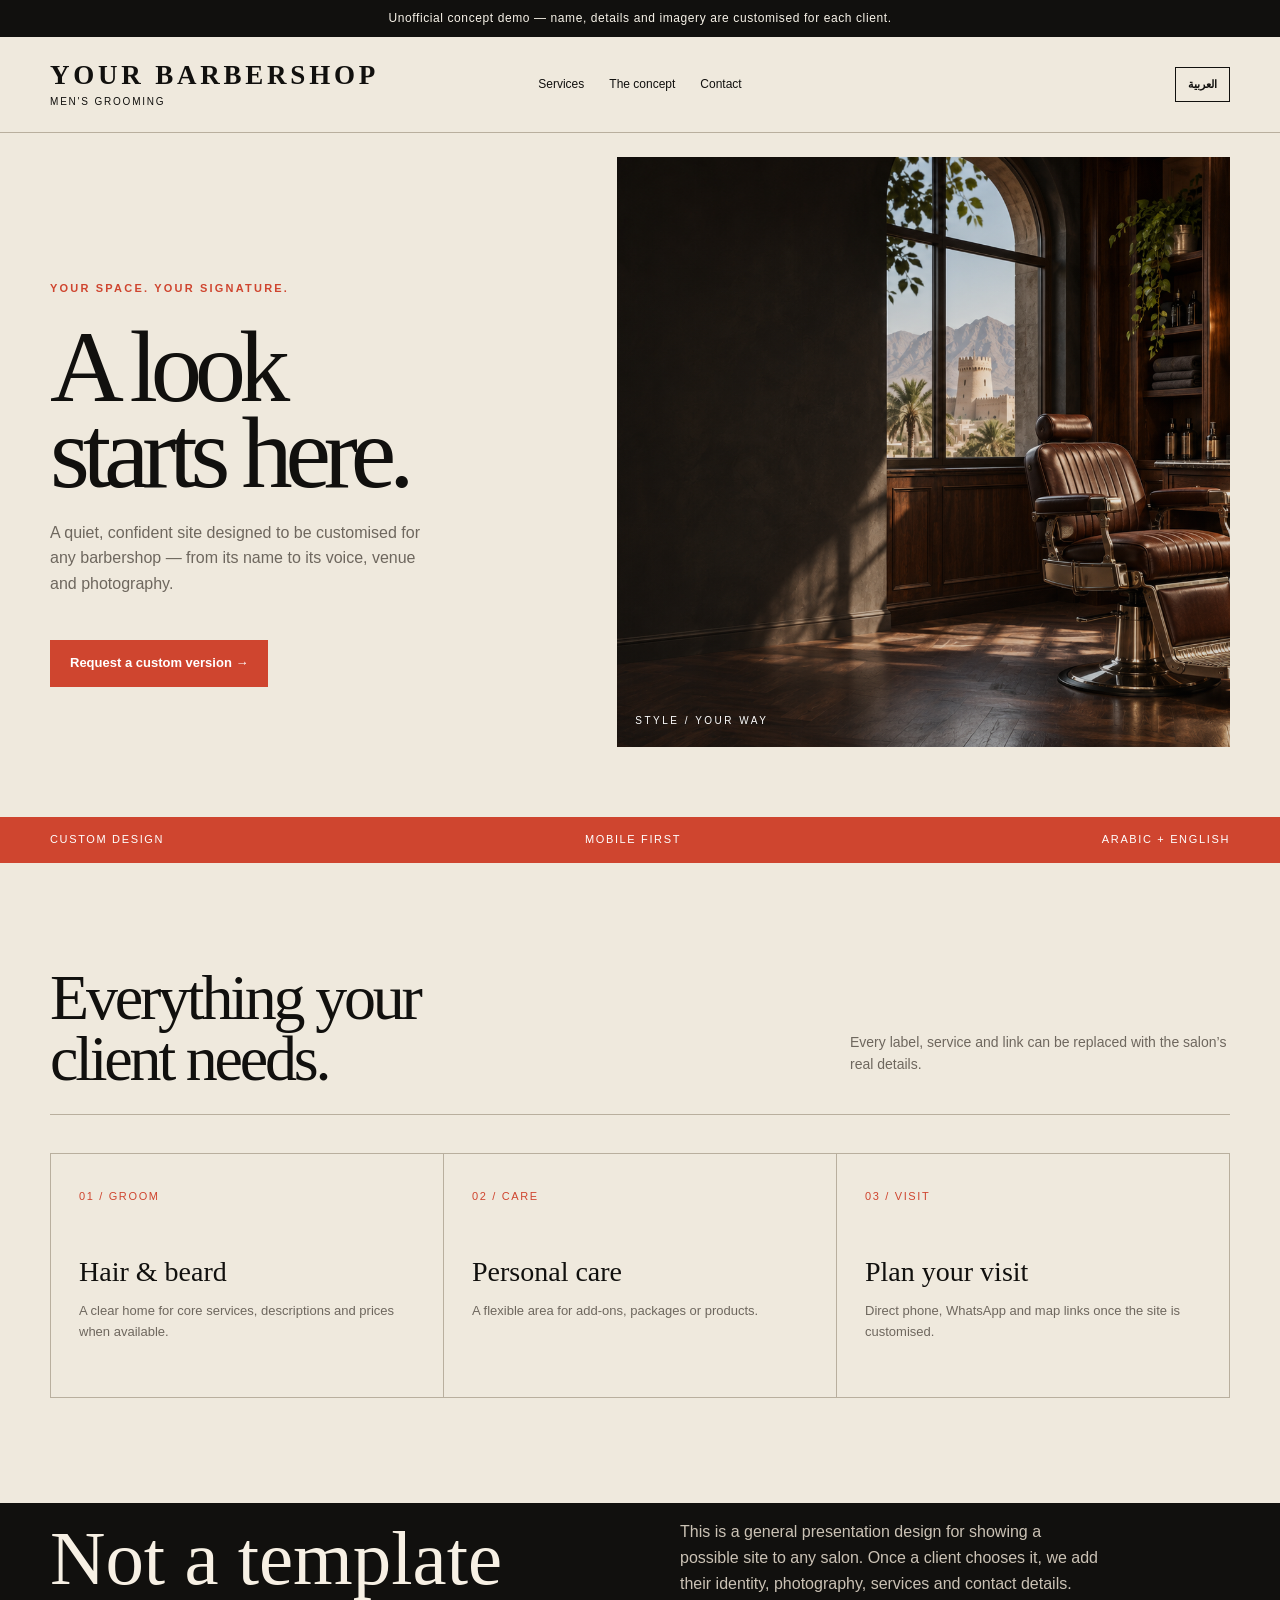
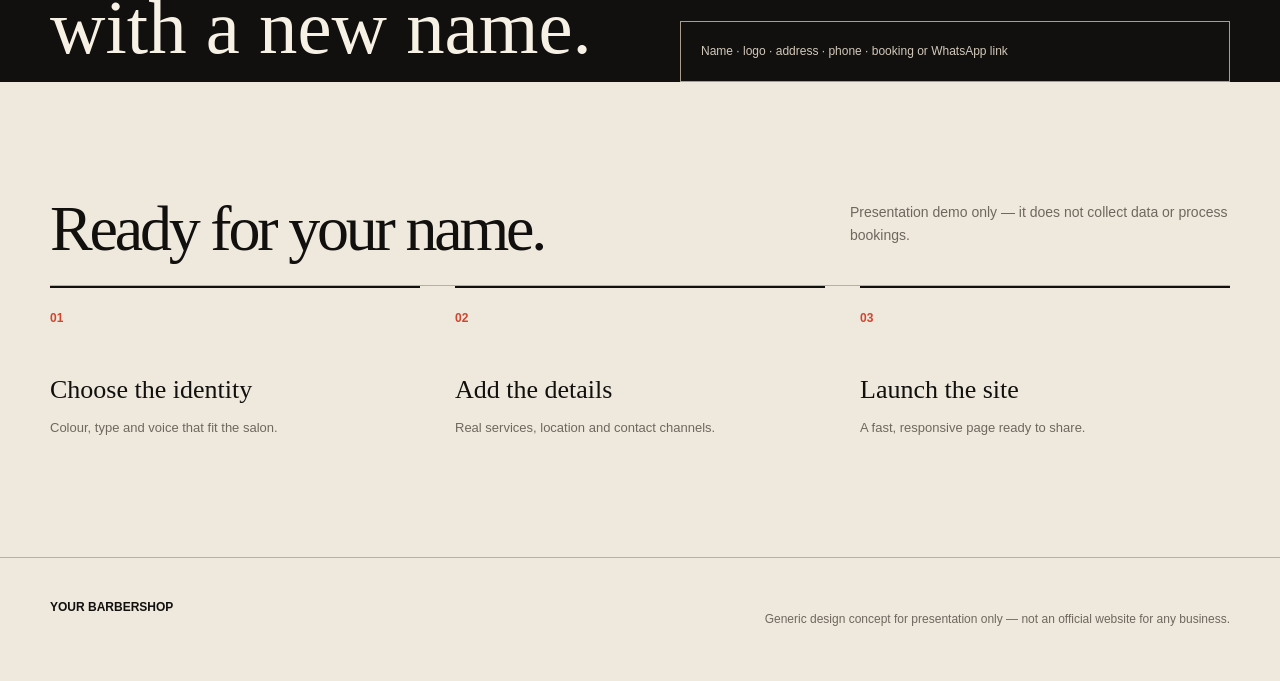
<file: General/en.html>
<!doctype html>
<html lang="en" dir="ltr">

<head>
    <meta charset="utf-8">
    <meta name="viewport" content="width=device-width,initial-scale=1">
    <meta name="robots" content="noindex,nofollow">
    <title>Barbershop Website Concept</title>
    <link rel="stylesheet" href="style.css">
</head>

<body><a class="skip" href="#main">Skip to content</a>
    <div class="demo-note">Unofficial concept demo — name, details and imagery are customised for each client.</div>
    <header class="top">
        <div class="wrap"><a class="brand" href="#">YOUR BARBERSHOP<small>MEN'S GROOMING</small></a>
            <nav class="nav"><a href="#services">Services</a><a href="#concept">The concept</a><a
                    href="#contact">Contact</a></nav><a class="lang" href="index.html" lang="ar">العربية</a>
        </div>
    </header>
    <main id="main">
        <section class="hero">
            <div class="wrap hero-grid">
                <div class="hero-copy"><span class="kicker">Your space. Your signature.</span>
                    <h1>A look<br>starts here.</h1>
                    <p>A quiet, confident site designed to be customised for any barbershop — from its name to its
                        voice, venue and photography.</p><a class="cta" href="#contact">Request a custom version →</a>
                </div>
                <div class="hero-art" role="img" aria-label="Illustrative barbershop interior"></div>
            </div>
        </section>
        <div class="strip">
            <div class="wrap"><span>Custom design</span><span>Mobile first</span><span>Arabic + English</span></div>
        </div>
        <section id="services" class="section">
            <div class="wrap">
                <div class="section-head">
                    <h2>Everything your<br>client needs.</h2>
                    <p>Every label, service and link can be replaced with the salon’s real details.</p>
                </div>
                <div class="offers">
                    <article class="offer"><b>01 / GROOM</b>
                        <h3>Hair &amp; beard</h3>
                        <p>A clear home for core services, descriptions and prices when available.</p>
                    </article>
                    <article class="offer"><b>02 / CARE</b>
                        <h3>Personal care</h3>
                        <p>A flexible area for add-ons, packages or products.</p>
                    </article>
                    <article class="offer"><b>03 / VISIT</b>
                        <h3>Plan your visit</h3>
                        <p>Direct phone, WhatsApp and map links once the site is customised.</p>
                    </article>
                </div>
            </div>
        </section>
        <section id="concept" class="custom">
            <div class="wrap">
                <h2>Not a template<br>with a new name.</h2>
                <div>
                    <p>This is a general presentation design for showing a possible site to any salon. Once a client
                        chooses it, we add their identity, photography, services and contact details.</p>
                    <div class="placeholder">Name · logo · address · phone · booking or WhatsApp link</div>
                </div>
            </div>
        </section>
        <section id="contact" class="section">
            <div class="wrap">
                <div class="section-head">
                    <h2>Ready for your name.</h2>
                    <p>Presentation demo only — it does not collect data or process bookings.</p>
                </div>
                <div class="steps">
                    <div class="step"><span>01</span>
                        <h3>Choose the identity</h3>
                        <p>Colour, type and voice that fit the salon.</p>
                    </div>
                    <div class="step"><span>02</span>
                        <h3>Add the details</h3>
                        <p>Real services, location and contact channels.</p>
                    </div>
                    <div class="step"><span>03</span>
                        <h3>Launch the site</h3>
                        <p>A fast, responsive page ready to share.</p>
                    </div>
                </div>
            </div>
        </section>
    </main>
    <footer class="footer">
        <div class="wrap"><strong>YOUR BARBERSHOP</strong>
            <p>Generic design concept for presentation only — not an official website for any business.</p>
        </div>
    </footer>
</body>

</html>
</file>
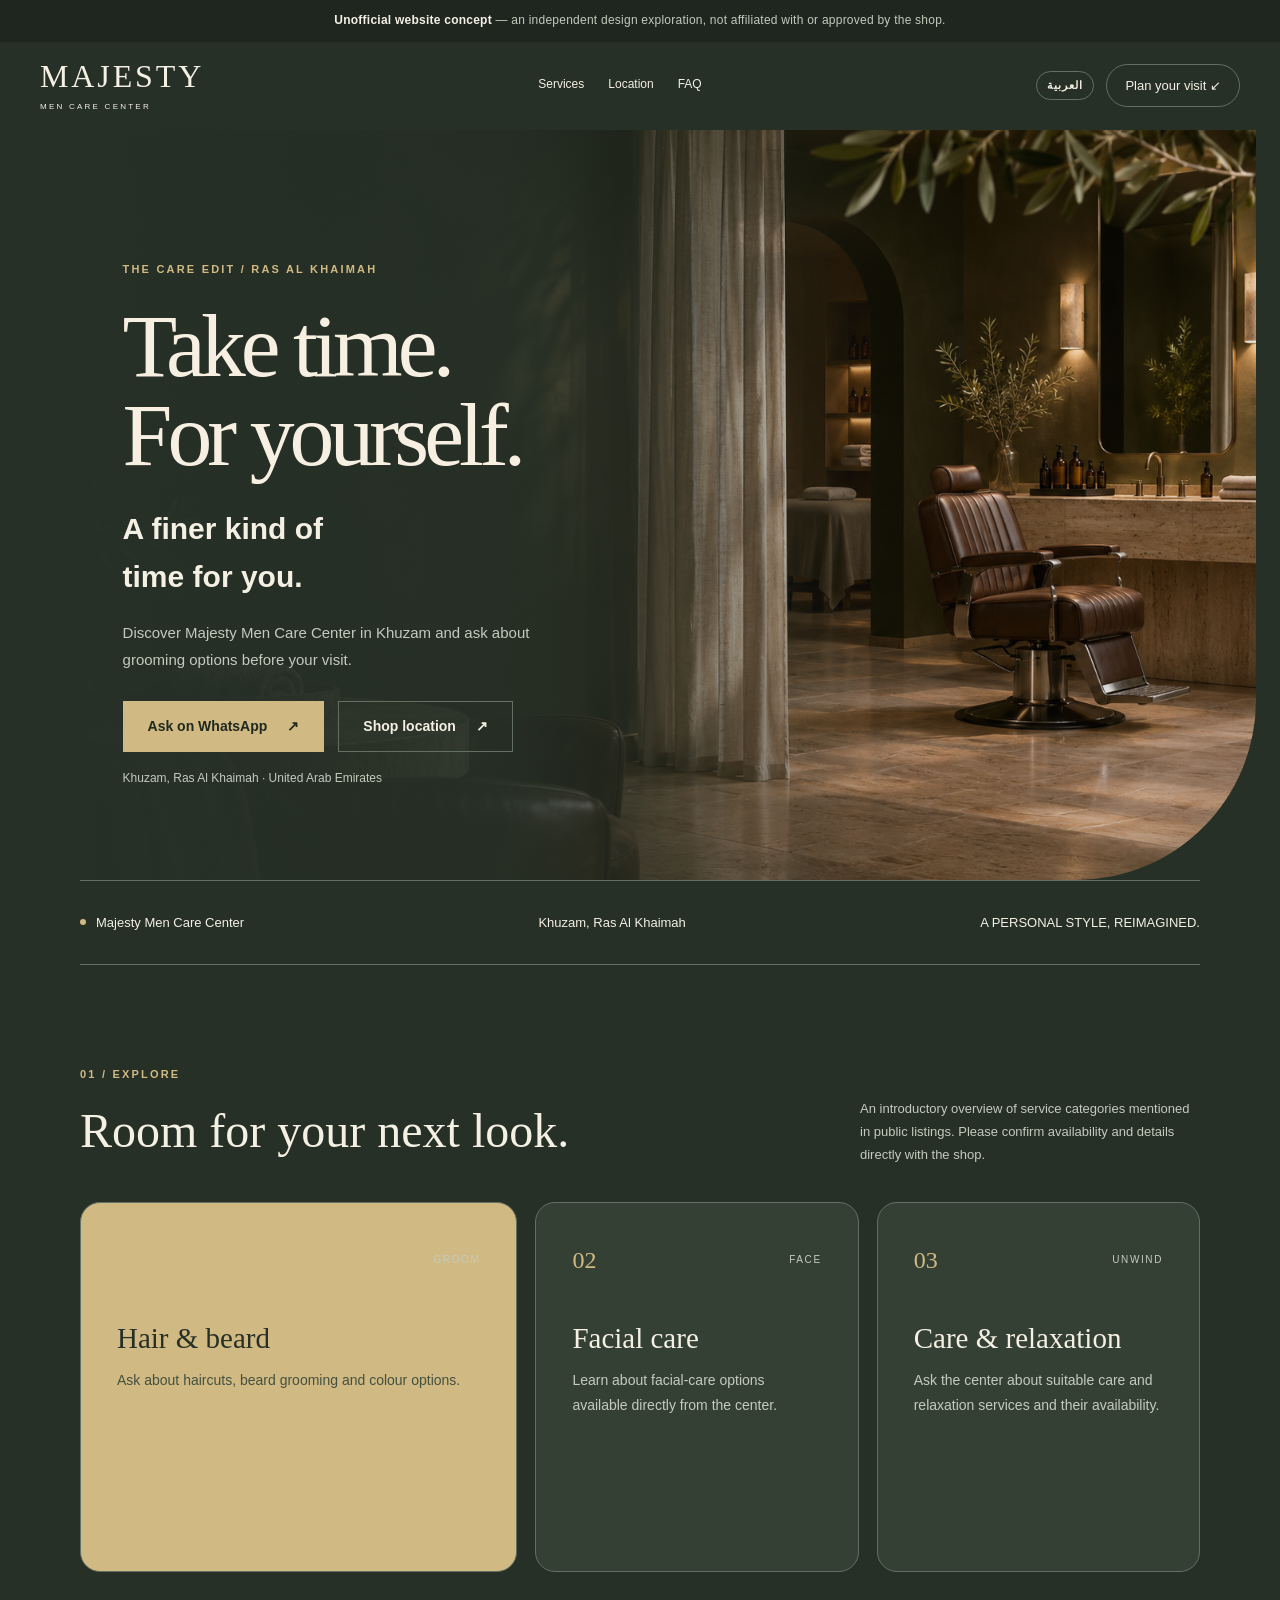
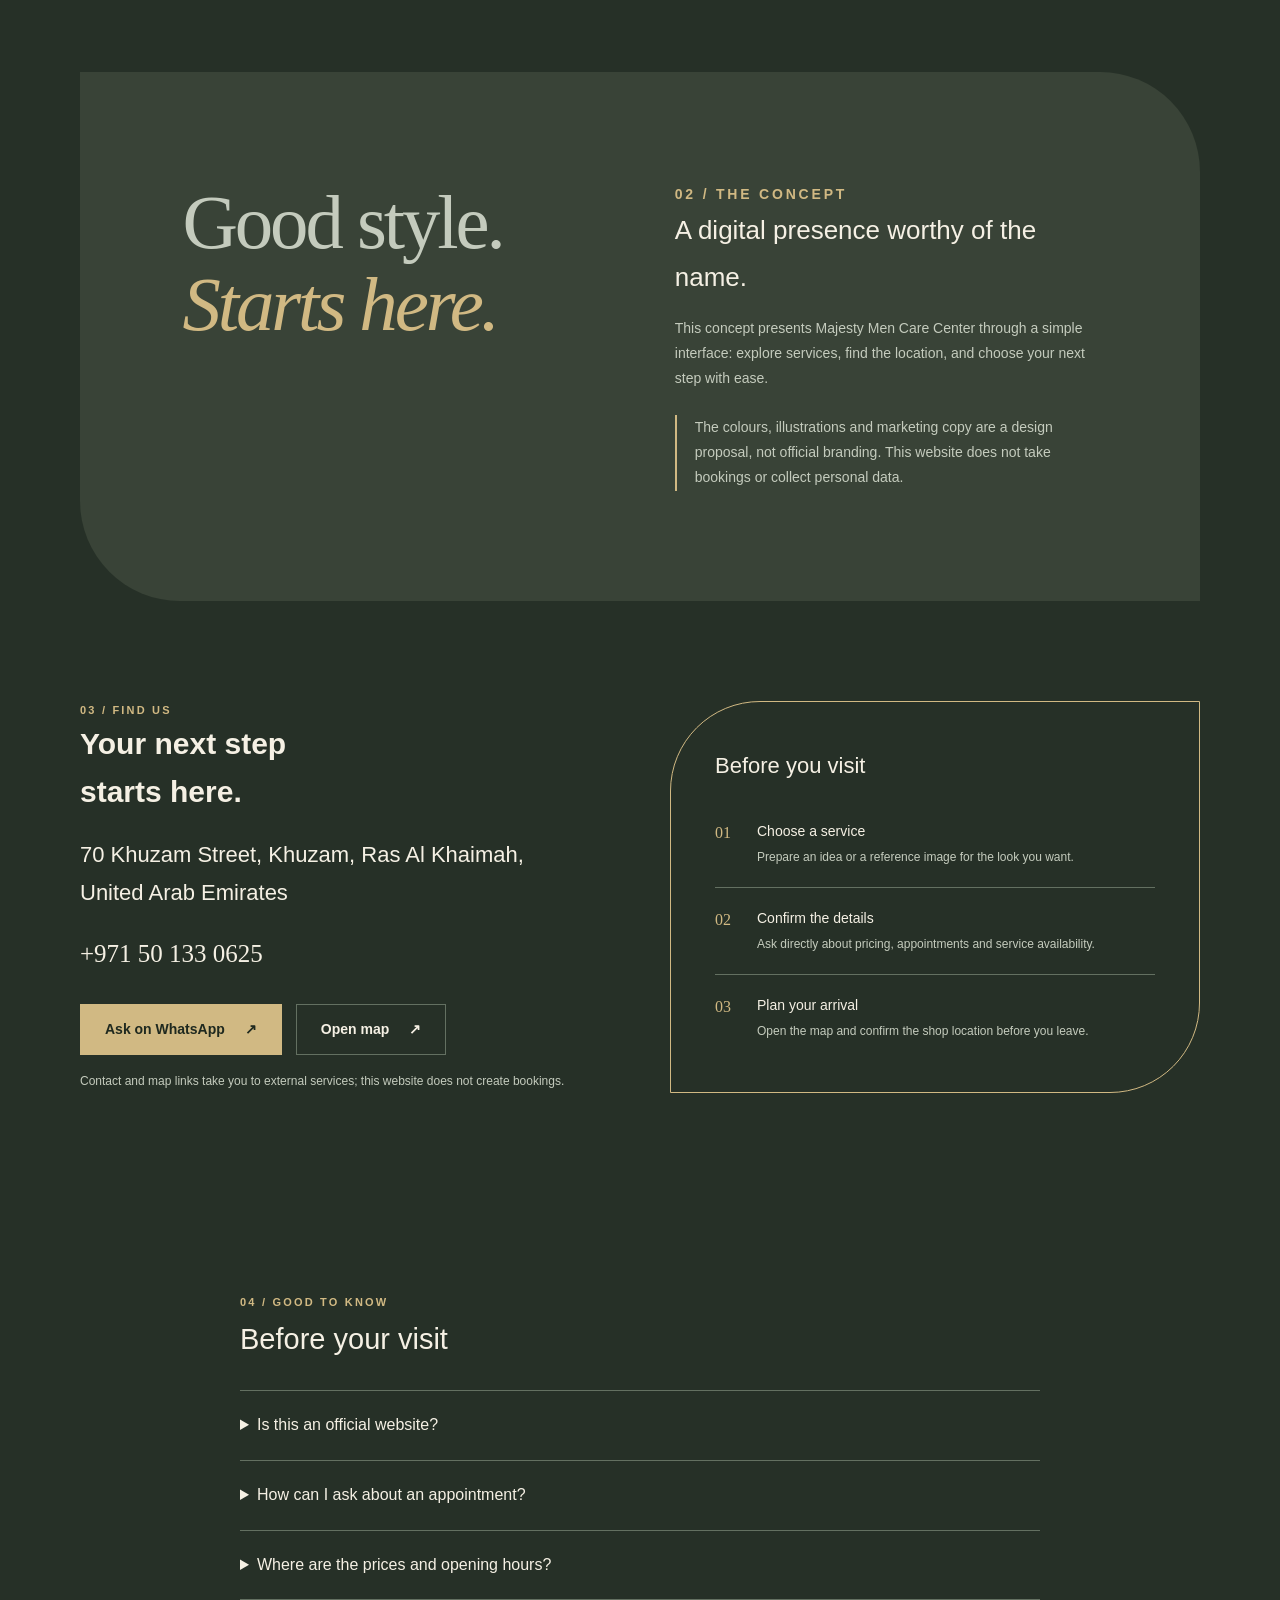
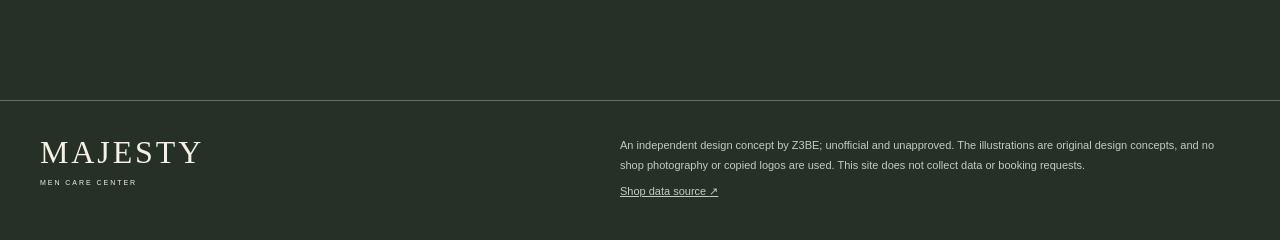
<file: Majesty/en.html>
<!DOCTYPE html>
<html lang="en" dir="ltr">

<head>
    <meta charset="UTF-8">
    <meta name="viewport" content="width=device-width,initial-scale=1,viewport-fit=cover">
    <meta name="robots" content="noindex,nofollow">
    <meta name="description" content="Majesty Men Care Center — independent website concept.">
    <meta name="theme-color" content="#121714">
    <title>Majesty Men Care Center | Website concept</title>
    <link rel="icon" href="../assets/favicon.svg" type="image/svg+xml">
    <link rel="stylesheet" href="../assets/style.css">
</head>

<body class="majesty">
    <a class="skip" href="#main">Skip to content</a>
    <div class="notice"><strong>Unofficial website concept</strong> — an independent design exploration, not affiliated
        with or approved by the shop.</div>
    <header class="header">
        <div class="wrap header-inner"><span class="wordmark"
                aria-label="Majesty Men Care Center"><b>MAJESTY</b><small>MEN CARE CENTER</small></span>
            <nav class="nav" aria-label="Main navigation"><a href="#services">Services</a><a
                    href="#visit">Location</a><a href="#faq">FAQ</a></nav>
            <div class="header-links"><a class="language-switch" href="index.html" lang="ar" hreflang="ar"
                    aria-label="التبديل إلى العربية">العربية</a><a class="header-cta" href="#visit">Plan your visit
                    ↙</a></div>
        </div>
    </header>
    <main id="main">
        <section class="wrap hero" aria-labelledby="hero-title">
            <div class="hero-copy">
                <p class="eyebrow">THE CARE EDIT / RAS AL KHAIMAH</p>
                <h1 id="hero-title">Take time.<br>For yourself.</h1>
                <h2 class="hero-ar">A finer kind of<br>time for you.</h2>
                <p class="intro">Discover Majesty Men Care Center in Khuzam and ask about grooming options before your
                    visit.</p>
                <div class="actions"><a href="https://api.whatsapp.com/send?phone=971501330625" class="btn"
                        target="_blank" rel="noopener noreferrer">Ask on WhatsApp <span
                            aria-hidden="true">↗</span></a><a href="https://maps.app.goo.gl/bZyQC8zPw4i9QviJA"
                        class="btn btn-outline" target="_blank" rel="noopener noreferrer">Shop location <span
                            aria-hidden="true">↗</span></a></div>
                <p class="micro">Khuzam, Ras Al Khaimah · United Arab Emirates</p>
            </div>
            <figure class="visual">
                <div class="visual-stage"><span class="visual-stamp">MAJESTY / GROOMING CONCEPT</span><img class="chair"
                        src="../assets/chair.svg" alt="" width="600" height="620" fetchpriority="high"></div>
                <figcaption class="visual-caption"><span>Concept illustration; not a photograph of the
                        shop.</span><span>THE GROOMING EDIT — 03</span></figcaption>
            </figure>
        </section>
        <div class="wrap ribbon"><span><i aria-hidden="true"></i>Majesty Men Care Center</span><span>Khuzam, Ras Al
                Khaimah</span><span>A PERSONAL STYLE, REIMAGINED.</span></div>
        <section id="services" class="wrap section" aria-labelledby="services-title">
            <div class="section-heading">
                <div>
                    <p class="eyebrow">01 / EXPLORE</p>
                    <h2 id="services-title">Room for your next look.</h2>
                </div>
                <p>An introductory overview of service categories mentioned in public listings. Please confirm
                    availability and details directly with the shop.</p>
            </div>
            <div class="services">
                <article class="service">
                    <div class="service-top"><span class="service-no" aria-hidden="true">01</span><span
                            class="service-label">GROOM</span></div>
                    <h3>Hair &amp; beard</h3>
                    <p>Ask about haircuts, beard grooming and colour options.</p>
                </article>
                <article class="service">
                    <div class="service-top"><span class="service-no" aria-hidden="true">02</span><span
                            class="service-label">FACE</span></div>
                    <h3>Facial care</h3>
                    <p>Learn about facial-care options available directly from the center.</p>
                </article>
                <article class="service">
                    <div class="service-top"><span class="service-no" aria-hidden="true">03</span><span
                            class="service-label">UNWIND</span></div>
                    <h3>Care &amp; relaxation</h3>
                    <p>Ask the center about suitable care and relaxation services and their availability.</p>
                </article>
            </div>
        </section>
        <section class="wrap editorial" aria-labelledby="concept-title">
            <p class="editorial-title">Good style.<br><em>Starts here.</em></p>
            <div class="editorial-copy">
                <p class="eyebrow">02 / THE CONCEPT</p>
                <h2 id="concept-title">A digital presence worthy of the name.</h2>
                <p>This concept presents Majesty Men Care Center through a simple interface: explore services, find the
                    location, and choose your next step with ease.</p>
                <p class="editorial-note">The colours, illustrations and marketing copy are a design proposal, not
                    official branding. This website does not take bookings or collect personal data.</p>
            </div>
        </section>
        <section id="visit" class="wrap section" aria-labelledby="visit-title">
            <div class="visit-grid">
                <div>
                    <p class="eyebrow">03 / FIND US</p>
                    <h2 id="visit-title" class="hero-ar">Your next step<br>starts here.</h2>
                    <address class="address">70 Khuzam Street, Khuzam, Ras Al Khaimah, United Arab Emirates</address><a
                        class="contact-line" href="tel:+971501330625" aria-label="Call +971 50 133 0625">+971 50 133
                        0625</a>
                    <div class="actions"><a href="https://api.whatsapp.com/send?phone=971501330625" class="btn"
                            target="_blank" rel="noopener noreferrer">Ask on WhatsApp <span
                                aria-hidden="true">↗</span></a><a href="https://maps.app.goo.gl/bZyQC8zPw4i9QviJA"
                            class="btn btn-outline" target="_blank" rel="noopener noreferrer">Open map <span
                                aria-hidden="true">↗</span></a></div>
                    <p class="micro">Contact and map links take you to external services; this website does not create
                        bookings.</p>
                </div>
                <aside class="contact-card" aria-label="Before your visit">
                    <h3>Before you visit</h3>
                    <div class="step"><b aria-hidden="true">01</b>
                        <div>
                            <h4>Choose a service</h4>
                            <p>Prepare an idea or a reference image for the look you want.</p>
                        </div>
                    </div>
                    <div class="step"><b aria-hidden="true">02</b>
                        <div>
                            <h4>Confirm the details</h4>
                            <p>Ask directly about pricing, appointments and service availability.</p>
                        </div>
                    </div>
                    <div class="step"><b aria-hidden="true">03</b>
                        <div>
                            <h4>Plan your arrival</h4>
                            <p>Open the map and confirm the shop location before you leave.</p>
                        </div>
                    </div>
                </aside>
            </div>
        </section>
        <section id="faq" class="wrap section" aria-labelledby="faq-title">
            <div class="faq">
                <p class="eyebrow">04 / GOOD TO KNOW</p>
                <h2 id="faq-title">Before your visit</h2>
                <details>
                    <summary>Is this an official website?</summary>
                    <p>No. This is an independent presentation of a website design idea for Majesty Men Care Center. The
                        shop has not approved this website or the proposed identity.</p>
                </details>
                <details>
                    <summary>How can I ask about an appointment?</summary>
                    <p>You can call the center or open WhatsApp to ask about services and appointment availability.
                        Online booking is not offered on this concept site.</p>
                </details>
                <details>
                    <summary>Where are the prices and opening hours?</summary>
                    <p>Pricing and hours should be confirmed directly with the shop to avoid displaying outdated or
                        inaccurate information.</p>
                </details>
            </div>
        </section>
    </main>
    <footer class="footer">
        <div class="wrap footer-row"><span class="wordmark"
                aria-label="Majesty Men Care Center"><b>MAJESTY</b><small>MEN CARE CENTER</small></span>
            <div>
                <p>An independent design concept by Z3BE; unofficial and unapproved. The illustrations are original
                    design concepts, and no shop photography or copied logos are used. This site does not collect data
                    or booking requests.</p><a href="https://qr1.be/KO34" class="source-link" target="_blank"
                    rel="noopener noreferrer">Shop data source <span aria-hidden="true">↗</span></a>
            </div>
        </div>
    </footer>
    <nav class="mobile-cta" aria-label="Quick contact"><a href="https://api.whatsapp.com/send?phone=971501330625"
            class="btn" target="_blank" rel="noopener noreferrer">WhatsApp <span aria-hidden="true">↗</span></a><a
            href="https://maps.app.goo.gl/bZyQC8zPw4i9QviJA" class="btn btn-outline" target="_blank"
            rel="noopener noreferrer">Map <span aria-hidden="true">↗</span></a></nav>
</body>

</html>
</file>
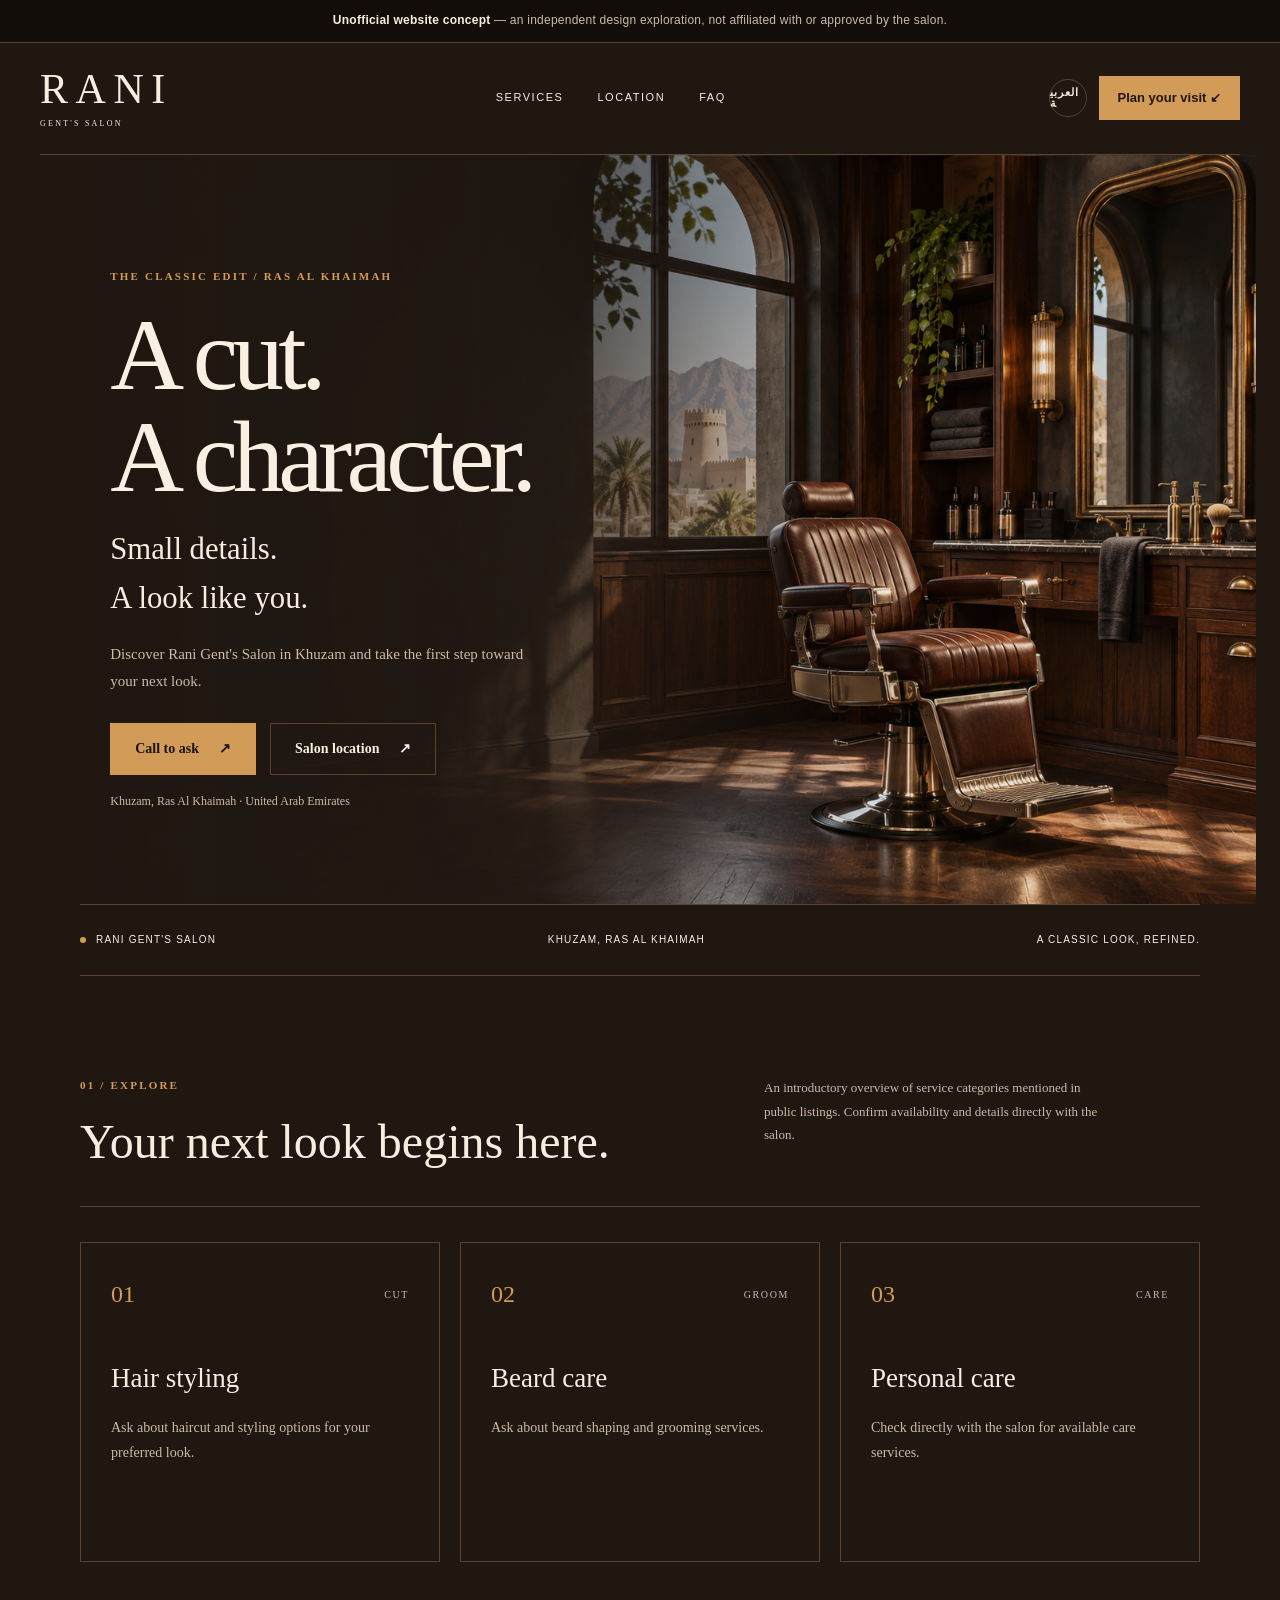
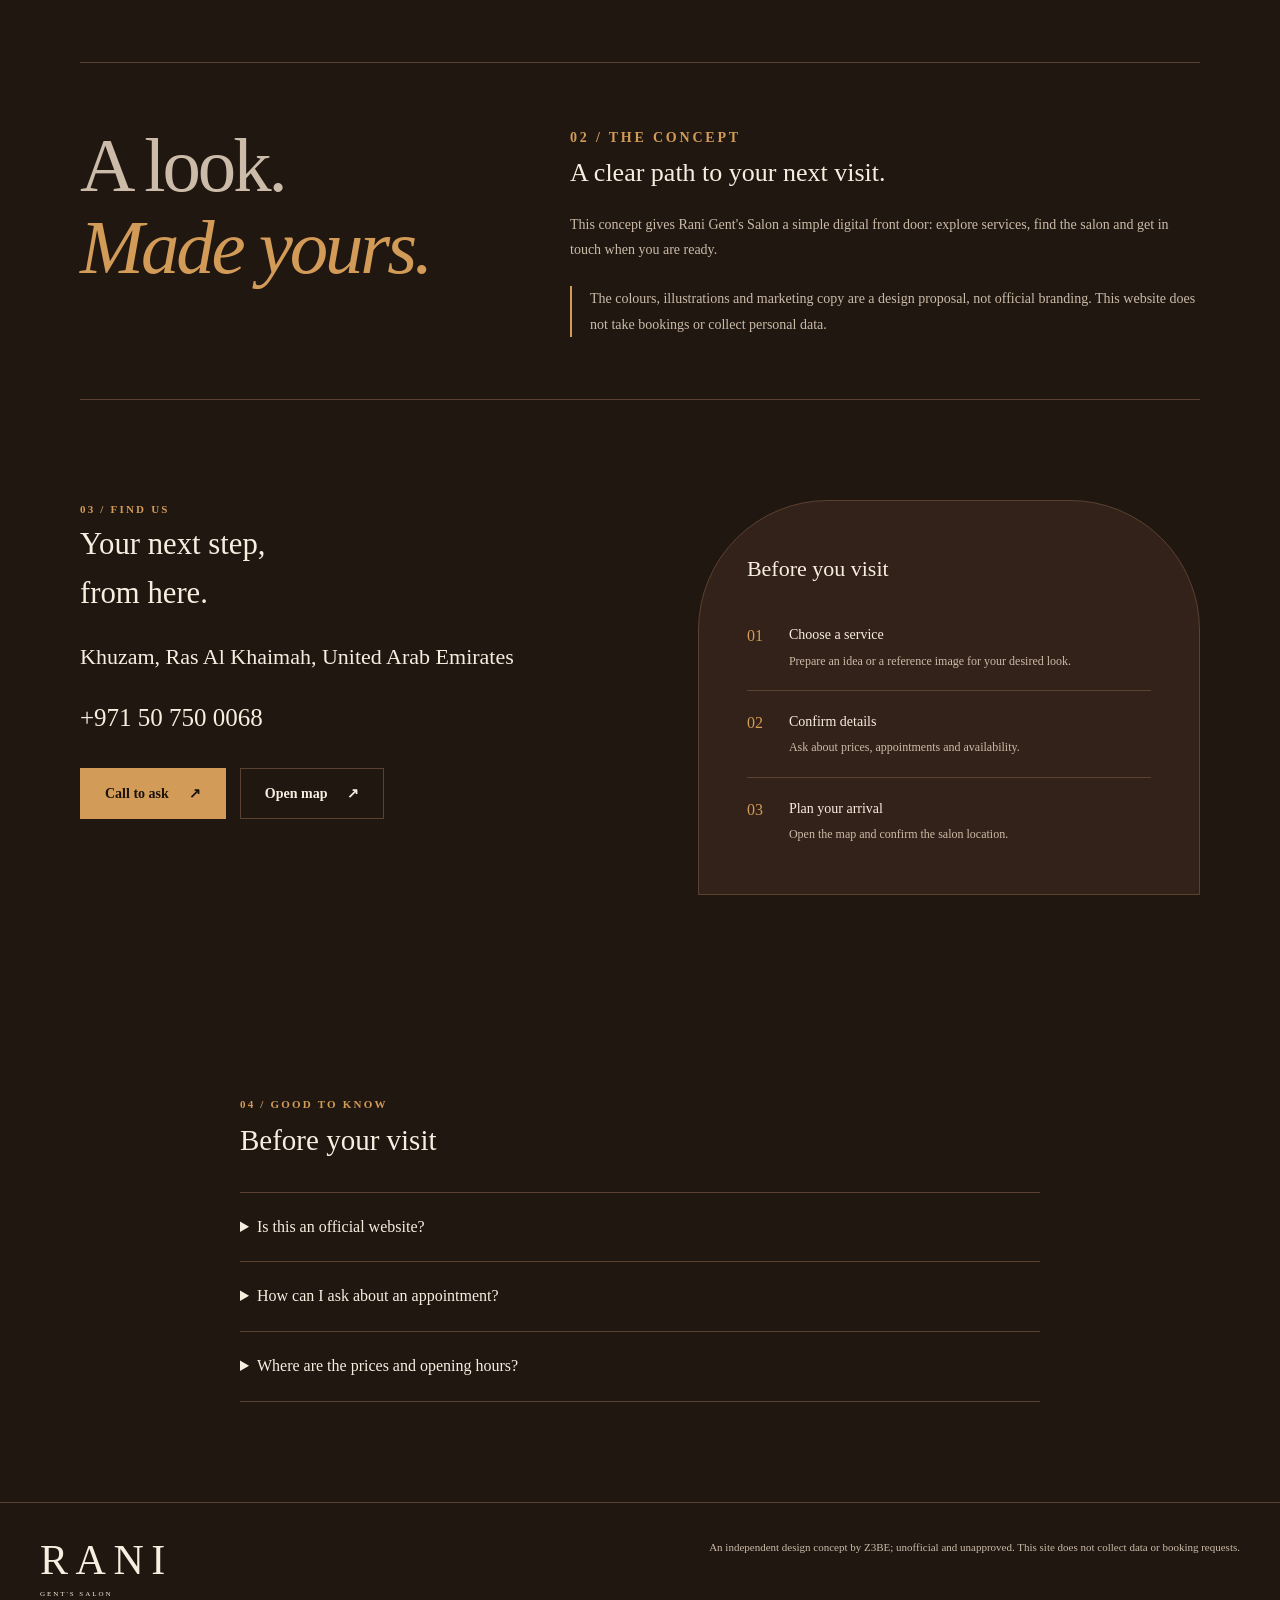
<file: Rani-Gents-Salon/en.html>
<!DOCTYPE html>
<html lang="en" dir="ltr">

<head>
    <meta charset="UTF-8">
    <meta name="viewport" content="width=device-width,initial-scale=1,viewport-fit=cover">
    <meta name="robots" content="noindex,nofollow">
    <meta name="description" content="Rani Gent's Salon — independent website concept.">
    <meta name="theme-color" content="#121714">
    <title>Rani Gent's Salon | Website concept</title>
    <link rel="icon" href="../assets/favicon.svg" type="image/svg+xml">
    <link rel="stylesheet" href="../assets/style.css">
</head>

<body class="rani">
    <a class="skip" href="#main">Skip to content</a>
    <div class="notice"><strong>Unofficial website concept</strong> — an independent design exploration, not affiliated
        with or approved by the salon.</div>
    <header class="header">
        <div class="wrap header-inner"><span class="wordmark" aria-label="Rani Gent's Salon"><b>RANI</b><small>GENT'S
                    SALON</small></span>
            <nav class="nav" aria-label="Main navigation"><a href="#services">Services</a><a
                    href="#visit">Location</a><a href="#faq">FAQ</a></nav>
            <div class="header-links"><a class="language-switch" href="index.html" lang="ar" hreflang="ar"
                    aria-label="التبديل إلى العربية">العربية</a><a class="header-cta" href="#visit">Plan your visit
                    ↙</a></div>
        </div>
    </header>
    <main id="main">
        <section class="wrap hero" aria-labelledby="hero-title">
            <div class="hero-copy">
                <p class="eyebrow">THE CLASSIC EDIT / RAS AL KHAIMAH</p>
                <h1 id="hero-title">A cut.<br>A character.</h1>
                <h2 class="hero-ar">Small details.<br>A look like you.</h2>
                <p class="intro">Discover Rani Gent's Salon in Khuzam and take the first step toward your next look.</p>
                <div class="actions"><a class="btn" href="tel:+971507500068">Call to ask <span
                            aria-hidden="true">↗</span></a><a
                        href="https://www.google.com/maps/search/?api=1&amp;query=Rani+Gent%27s+Salon+Khuzam+Ras+Al+Khaimah"
                        class="btn btn-outline" target="_blank" rel="noopener noreferrer">Salon location <span
                            aria-hidden="true">↗</span></a></div>
                <p class="micro">Khuzam, Ras Al Khaimah · United Arab Emirates</p>
            </div>
            <figure class="visual">
                <div class="visual-stage"><span class="visual-stamp">RANI / GROOMING CONCEPT</span><img class="chair"
                        src="../assets/chair.svg" alt="" width="600" height="620" fetchpriority="high"></div>
                <figcaption class="visual-caption"><span>Concept illustration; not a photograph of the
                        salon.</span><span>THE GROOMING EDIT — 01</span></figcaption>
            </figure>
        </section>
        <div class="wrap ribbon"><span><i aria-hidden="true"></i>Rani Gent's Salon</span><span>Khuzam, Ras Al
                Khaimah</span><span>A CLASSIC LOOK, REFINED.</span></div>
        <section id="services" class="wrap section" aria-labelledby="services-title">
            <div class="section-heading">
                <div>
                    <p class="eyebrow">01 / EXPLORE</p>
                    <h2 id="services-title">Your next look begins here.</h2>
                </div>
                <p>An introductory overview of service categories mentioned in public listings. Confirm availability and
                    details directly with the salon.</p>
            </div>
            <div class="services">
                <article class="service">
                    <div class="service-top"><span class="service-no">01</span><span class="service-label">CUT</span>
                    </div>
                    <h3>Hair styling</h3>
                    <p>Ask about haircut and styling options for your preferred look.</p>
                </article>
                <article class="service">
                    <div class="service-top"><span class="service-no">02</span><span class="service-label">GROOM</span>
                    </div>
                    <h3>Beard care</h3>
                    <p>Ask about beard shaping and grooming services.</p>
                </article>
                <article class="service">
                    <div class="service-top"><span class="service-no">03</span><span class="service-label">CARE</span>
                    </div>
                    <h3>Personal care</h3>
                    <p>Check directly with the salon for available care services.</p>
                </article>
            </div>
        </section>
        <section class="wrap editorial" aria-labelledby="concept-title">
            <p class="editorial-title">A look.<br><em>Made yours.</em></p>
            <div class="editorial-copy">
                <p class="eyebrow">02 / THE CONCEPT</p>
                <h2 id="concept-title">A clear path to your next visit.</h2>
                <p>This concept gives Rani Gent's Salon a simple digital front door: explore services, find the salon
                    and get in touch when you are ready.</p>
                <p class="editorial-note">The colours, illustrations and marketing copy are a design proposal, not
                    official branding. This website does not take bookings or collect personal data.</p>
            </div>
        </section>
        <section id="visit" class="wrap section" aria-labelledby="visit-title">
            <div class="visit-grid">
                <div>
                    <p class="eyebrow">03 / FIND US</p>
                    <h2 id="visit-title" class="hero-ar">Your next step,<br>from here.</h2>
                    <address class="address">Khuzam, Ras Al Khaimah, United Arab Emirates</address><a
                        class="contact-line" href="tel:+971507500068">+971 50 750 0068</a>
                    <div class="actions"><a class="btn" href="tel:+971507500068">Call to ask <span
                                aria-hidden="true">↗</span></a><a
                            href="https://www.google.com/maps/search/?api=1&amp;query=Rani+Gent%27s+Salon+Khuzam+Ras+Al+Khaimah"
                            class="btn btn-outline" target="_blank" rel="noopener noreferrer">Open map <span
                                aria-hidden="true">↗</span></a></div>
                </div>
                <aside class="contact-card" aria-label="Before your visit">
                    <h3>Before you visit</h3>
                    <div class="step"><b>01</b>
                        <div>
                            <h4>Choose a service</h4>
                            <p>Prepare an idea or a reference image for your desired look.</p>
                        </div>
                    </div>
                    <div class="step"><b>02</b>
                        <div>
                            <h4>Confirm details</h4>
                            <p>Ask about prices, appointments and availability.</p>
                        </div>
                    </div>
                    <div class="step"><b>03</b>
                        <div>
                            <h4>Plan your arrival</h4>
                            <p>Open the map and confirm the salon location.</p>
                        </div>
                    </div>
                </aside>
            </div>
        </section>
        <section id="faq" class="wrap section" aria-labelledby="faq-title">
            <div class="faq">
                <p class="eyebrow">04 / GOOD TO KNOW</p>
                <h2 id="faq-title">Before your visit</h2>
                <details>
                    <summary>Is this an official website?</summary>
                    <p>No. It is an independent presentation of a website design concept for Rani Gent's Salon.</p>
                </details>
                <details>
                    <summary>How can I ask about an appointment?</summary>
                    <p>Please call the salon directly to ask about services and appointment availability.</p>
                </details>
                <details>
                    <summary>Where are the prices and opening hours?</summary>
                    <p>Confirm these details directly with the salon to avoid outdated information.</p>
                </details>
            </div>
        </section>
    </main>
    <footer class="footer">
        <div class="wrap footer-row"><span class="wordmark"><b>RANI</b><small>GENT'S SALON</small></span>
            <div>
                <p>An independent design concept by Z3BE; unofficial and unapproved. This site does not collect data or
                    booking requests.</p>
            </div>
        </div>
    </footer>
    <nav class="mobile-cta" aria-label="Quick contact"><a class="btn" href="tel:+971507500068">Call <span
                aria-hidden="true">↗</span></a><a
            href="https://www.google.com/maps/search/?api=1&amp;query=Rani+Gent%27s+Salon+Khuzam+Ras+Al+Khaimah"
            class="btn btn-outline" target="_blank" rel="noopener noreferrer">Map <span aria-hidden="true">↗</span></a>
    </nav>
</body>

</html>
</file>
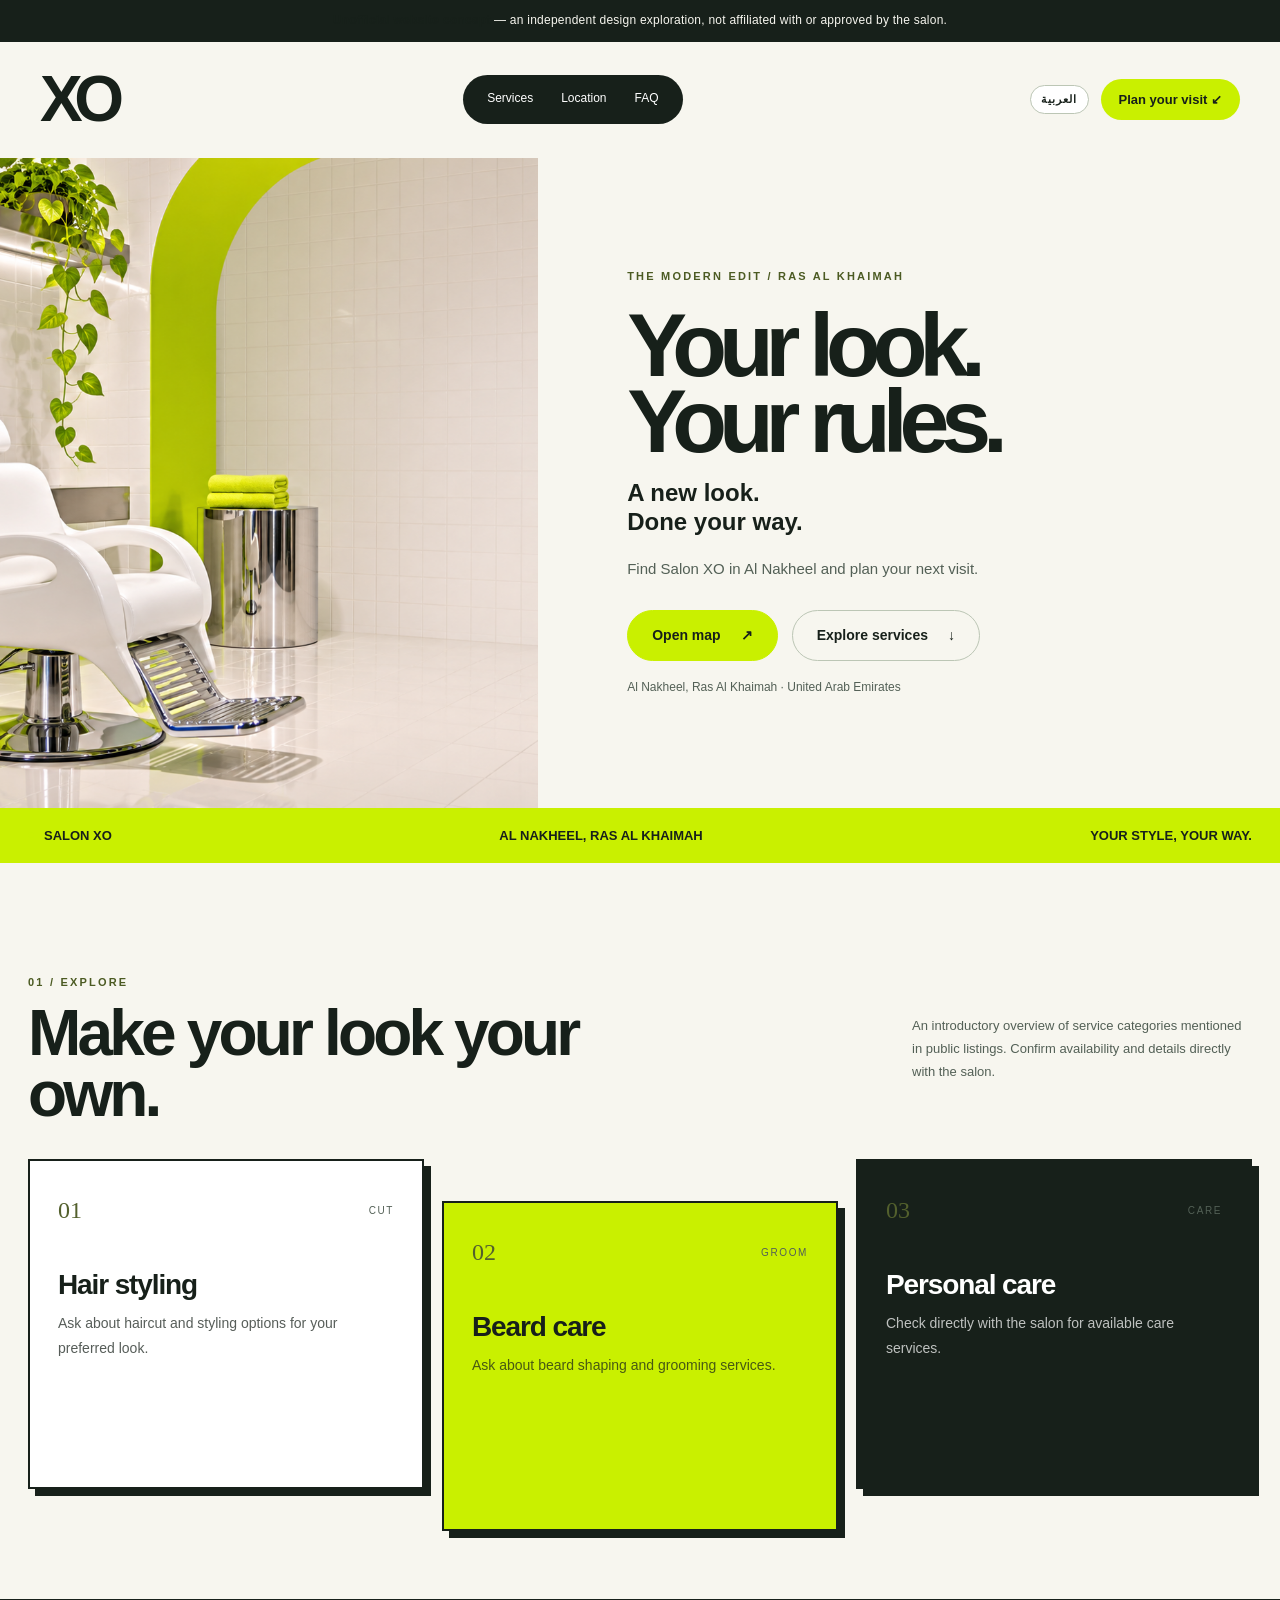
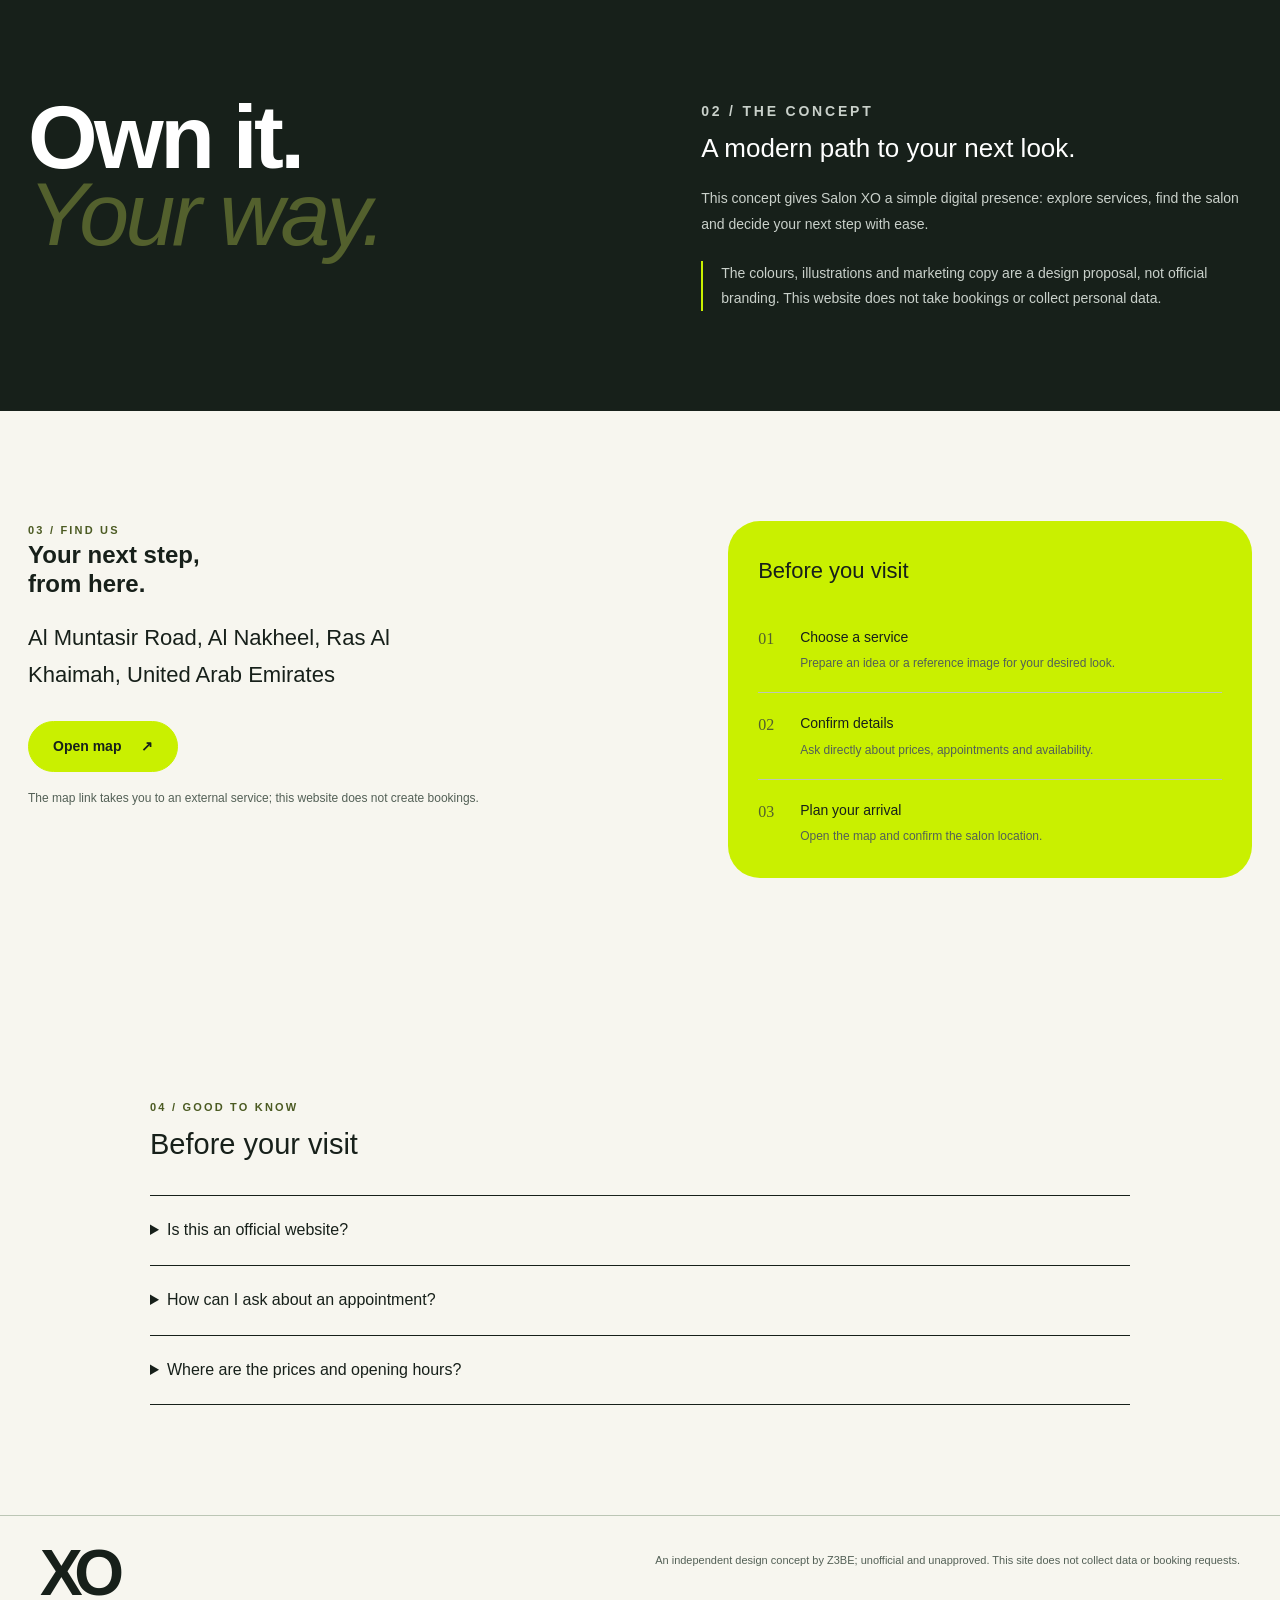
<file: Salon-XO/en.html>
<!DOCTYPE html>
<html lang="en" dir="ltr">

<head>
    <meta charset="UTF-8">
    <meta name="viewport" content="width=device-width,initial-scale=1,viewport-fit=cover">
    <meta name="robots" content="noindex,nofollow">
    <meta name="description" content="Salon XO — independent website concept.">
    <meta name="theme-color" content="#121714">
    <title>Salon XO | Website concept</title>
    <link rel="icon" href="../assets/favicon.svg" type="image/svg+xml">
    <link rel="stylesheet" href="../assets/style.css">
</head>

<body class="xo">
    <a class="skip" href="#main">Skip to content</a>
    <div class="notice"><strong>Unofficial website concept</strong> — an independent design exploration, not affiliated
        with or approved by the salon.</div>
    <header class="header">
        <div class="wrap header-inner"><span class="wordmark" aria-label="Salon XO"><b>XO</b><small>SALON</small></span>
            <nav class="nav" aria-label="Main navigation"><a href="#services">Services</a><a
                    href="#visit">Location</a><a href="#faq">FAQ</a></nav>
            <div class="header-links"><a class="language-switch" href="index.html" lang="ar" hreflang="ar"
                    aria-label="التبديل إلى العربية">العربية</a><a class="header-cta" href="#visit">Plan your visit
                    ↙</a></div>
        </div>
    </header>
    <main id="main">
        <section class="wrap hero" aria-labelledby="hero-title">
            <div class="hero-copy">
                <p class="eyebrow">THE MODERN EDIT / RAS AL KHAIMAH</p>
                <h1 id="hero-title">Your look.<br>Your rules.</h1>
                <h2 class="hero-ar">A new look.<br>Done your way.</h2>
                <p class="intro">Find Salon XO in Al Nakheel and plan your next visit.</p>
                <div class="actions"><a
                        href="https://www.google.com/maps/search/?api=1&amp;query=salon+XO+Al+Muntasir+Road+Al+Nakheel+Ras+Al+Khaimah"
                        class="btn" target="_blank" rel="noopener noreferrer">Open map <span
                            aria-hidden="true">↗</span></a><a class="btn btn-outline" href="#services">Explore services
                        <span aria-hidden="true">↓</span></a></div>
                <p class="micro">Al Nakheel, Ras Al Khaimah · United Arab Emirates</p>
            </div>
            <figure class="visual">
                <div class="visual-stage"><span class="visual-stamp">XO / GROOMING CONCEPT</span><img class="chair"
                        src="../assets/chair.svg" alt="" width="600" height="620" fetchpriority="high"></div>
                <figcaption class="visual-caption"><span>Concept illustration; not a photograph of the
                        salon.</span><span>THE GROOMING EDIT — 02</span></figcaption>
            </figure>
        </section>
        <div class="wrap ribbon"><span><i aria-hidden="true"></i>Salon XO</span><span>Al Nakheel, Ras Al
                Khaimah</span><span>YOUR STYLE, YOUR WAY.</span></div>
        <section id="services" class="wrap section" aria-labelledby="services-title">
            <div class="section-heading">
                <div>
                    <p class="eyebrow">01 / EXPLORE</p>
                    <h2 id="services-title">Make your look your own.</h2>
                </div>
                <p>An introductory overview of service categories mentioned in public listings. Confirm availability and
                    details directly with the salon.</p>
            </div>
            <div class="services">
                <article class="service">
                    <div class="service-top"><span class="service-no">01</span><span class="service-label">CUT</span>
                    </div>
                    <h3>Hair styling</h3>
                    <p>Ask about haircut and styling options for your preferred look.</p>
                </article>
                <article class="service">
                    <div class="service-top"><span class="service-no">02</span><span class="service-label">GROOM</span>
                    </div>
                    <h3>Beard care</h3>
                    <p>Ask about beard shaping and grooming services.</p>
                </article>
                <article class="service">
                    <div class="service-top"><span class="service-no">03</span><span class="service-label">CARE</span>
                    </div>
                    <h3>Personal care</h3>
                    <p>Check directly with the salon for available care services.</p>
                </article>
            </div>
        </section>
        <section class="wrap editorial" aria-labelledby="concept-title">
            <p class="editorial-title">Own it.<br><em>Your way.</em></p>
            <div class="editorial-copy">
                <p class="eyebrow">02 / THE CONCEPT</p>
                <h2 id="concept-title">A modern path to your next look.</h2>
                <p>This concept gives Salon XO a simple digital presence: explore services, find the salon and decide
                    your next step with ease.</p>
                <p class="editorial-note">The colours, illustrations and marketing copy are a design proposal, not
                    official branding. This website does not take bookings or collect personal data.</p>
            </div>
        </section>
        <section id="visit" class="wrap section" aria-labelledby="visit-title">
            <div class="visit-grid">
                <div>
                    <p class="eyebrow">03 / FIND US</p>
                    <h2 id="visit-title" class="hero-ar">Your next step,<br>from here.</h2>
                    <address class="address">Al Muntasir Road, Al Nakheel, Ras Al Khaimah, United Arab Emirates
                    </address>
                    <div class="actions"><a
                            href="https://www.google.com/maps/search/?api=1&amp;query=salon+XO+Al+Muntasir+Road+Al+Nakheel+Ras+Al+Khaimah"
                            class="btn" target="_blank" rel="noopener noreferrer">Open map <span
                                aria-hidden="true">↗</span></a></div>
                    <p class="micro">The map link takes you to an external service; this website does not create
                        bookings.</p>
                </div>
                <aside class="contact-card" aria-label="Before your visit">
                    <h3>Before you visit</h3>
                    <div class="step"><b>01</b>
                        <div>
                            <h4>Choose a service</h4>
                            <p>Prepare an idea or a reference image for your desired look.</p>
                        </div>
                    </div>
                    <div class="step"><b>02</b>
                        <div>
                            <h4>Confirm details</h4>
                            <p>Ask directly about prices, appointments and availability.</p>
                        </div>
                    </div>
                    <div class="step"><b>03</b>
                        <div>
                            <h4>Plan your arrival</h4>
                            <p>Open the map and confirm the salon location.</p>
                        </div>
                    </div>
                </aside>
            </div>
        </section>
        <section id="faq" class="wrap section" aria-labelledby="faq-title">
            <div class="faq">
                <p class="eyebrow">04 / GOOD TO KNOW</p>
                <h2 id="faq-title">Before your visit</h2>
                <details>
                    <summary>Is this an official website?</summary>
                    <p>No. It is an independent presentation of a website design concept for Salon XO.</p>
                </details>
                <details>
                    <summary>How can I ask about an appointment?</summary>
                    <p>Please contact the salon directly to ask about services and appointment availability.</p>
                </details>
                <details>
                    <summary>Where are the prices and opening hours?</summary>
                    <p>Confirm these details directly with the salon to avoid outdated information.</p>
                </details>
            </div>
        </section>
    </main>
    <footer class="footer">
        <div class="wrap footer-row"><span class="wordmark"><b>XO</b><small>SALON</small></span>
            <div>
                <p>An independent design concept by Z3BE; unofficial and unapproved. This site does not collect data or
                    booking requests.</p>
            </div>
        </div>
    </footer>
    <nav class="mobile-cta" aria-label="Quick contact"><a
            href="https://www.google.com/maps/search/?api=1&amp;query=salon+XO+Al+Muntasir+Road+Al+Nakheel+Ras+Al+Khaimah"
            class="btn" target="_blank" rel="noopener noreferrer">Map <span aria-hidden="true">↗</span></a><a
            class="btn btn-outline" href="#services">Services <span aria-hidden="true">↓</span></a></nav>
</body>

</html>
</file>
<file: General/style.css>
:root {
    --ink: #11100e;
    --paper: #efe9dd;
    --line: #b9af9e;
    --red: #cf452f;
    --muted: #6e675e;
    --display: Georgia, 'Times New Roman', serif;
    --sans: Arial, Tahoma, sans-serif
}

* {
    box-sizing: border-box
}

html {
    scroll-behavior: smooth
}

body {
    margin: 0;
    background: var(--paper);
    color: var(--ink);
    font-family: var(--sans);
    line-height: 1.6
}

a {
    color: inherit;
    text-decoration: none
}

.wrap {
    width: min(1180px, calc(100% - 48px));
    margin: auto
}

.skip {
    position: absolute;
    top: -5rem
}

.skip:focus {
    top: 1rem;
    left: 1rem;
    background: #fff;
    padding: .7rem;
    z-index: 10
}

.demo-note {
    padding: 9px 20px;
    text-align: center;
    background: var(--ink);
    color: #f8f3e9;
    font-size: 12px;
    letter-spacing: .05em
}

.top {
    border-bottom: 1px solid var(--line)
}

.top .wrap {
    min-height: 95px;
    display: grid;
    grid-template-columns: 1fr auto 1fr;
    align-items: center;
    gap: 25px
}

.brand {
    font: 700 27px/1 var(--display);
    letter-spacing: .14em
}

.brand small {
    display: block;
    font: 10px var(--sans);
    letter-spacing: .18em;
    margin-top: 7px
}

.nav {
    display: flex;
    gap: 25px;
    font-size: 12px
}

.nav a:hover {
    text-decoration: underline;
    text-underline-offset: 5px
}

.lang {
    justify-self: end;
    border: 1px solid var(--ink);
    padding: 8px 12px;
    font-size: 11px;
    font-weight: bold
}

.hero {
    padding: 24px 0 70px
}

.hero-grid {
    min-height: 590px;
    display: grid;
    grid-template-columns: 1fr 1.08fr;
    align-items: end
}

.hero-copy {
    padding: 45px 5% 60px 0
}

.kicker {
    font-size: 11px;
    letter-spacing: .2em;
    text-transform: uppercase;
    color: var(--red);
    font-weight: bold
}

.hero h1 {
    font: clamp(60px, 8vw, 120px)/.84 var(--display);
    letter-spacing: -.07em;
    margin: 24px 0
}

.hero p {
    max-width: 390px;
    color: var(--muted)
}

.cta {
    display: inline-flex;
    margin-top: 28px;
    background: var(--red);
    color: #fff;
    padding: 13px 20px;
    font-size: 13px;
    font-weight: bold
}

.hero-art {
    height: 100%;
    min-height: 520px;
    background: linear-gradient(0deg, #11100e30, #11100e08), url('../assets/rani-hero.png') center/cover;
    position: relative
}

.hero-art:after {
    content: 'STYLE / YOUR WAY';
    position: absolute;
    bottom: 18px;
    left: 18px;
    color: #fff;
    letter-spacing: .25em;
    font-size: 10px
}

.strip {
    background: var(--red);
    color: #fff;
    padding: 14px 0
}

.strip .wrap {
    display: flex;
    justify-content: space-between;
    gap: 20px;
    font-size: 11px;
    letter-spacing: .15em;
    text-transform: uppercase
}

.section {
    padding: 105px 0
}

.section-head {
    display: flex;
    justify-content: space-between;
    gap: 50px;
    align-items: end;
    border-bottom: 1px solid var(--line);
    padding-bottom: 25px
}

.section h2 {
    font: clamp(42px, 5vw, 66px)/.95 var(--display);
    letter-spacing: -.05em;
    margin: 0
}

.section-head p {
    max-width: 380px;
    color: var(--muted);
    font-size: 14px
}

.offers {
    display: grid;
    grid-template-columns: repeat(3, 1fr);
    gap: 0;
    border-left: 1px solid var(--line);
    margin-top: 38px
}

.offer {
    padding: 28px;
    border: 1px solid var(--line);
    border-left: 0;
    min-height: 245px
}

.offer b {
    font: 11px var(--sans);
    letter-spacing: .15em;
    color: var(--red)
}

.offer h3 {
    font: 28px var(--display);
    margin: 48px 0 10px
}

.offer p {
    font-size: 13px;
    color: var(--muted)
}

.custom {
    background: var(--ink);
    color: #f7f0e4
}

.custom .wrap {
    display: grid;
    grid-template-columns: 1fr 1fr;
    gap: 80px;
    align-items: center
}

.custom h2 {
    font: clamp(50px, 6vw, 88px)/.9 var(--display);
    margin: 0
}

.custom p {
    color: #cbc2b5;
    max-width: 420px
}

.placeholder {
    border: 1px solid #a99d8c;
    padding: 20px;
    margin-top: 25px;
    font-size: 12px;
    color: #d2c8ba
}

.steps {
    display: grid;
    grid-template-columns: repeat(3, 1fr);
    gap: 35px
}

.step {
    border-top: 2px solid var(--ink);
    padding-top: 16px
}

.step span {
    color: var(--red);
    font: bold 12px var(--sans)
}

.step h3 {
    font: 26px var(--display);
    margin: 45px 0 8px
}

.step p {
    font-size: 13px;
    color: var(--muted)
}

.footer {
    padding: 40px 0;
    border-top: 1px solid var(--line);
    font-size: 12px;
    color: var(--muted)
}

.footer .wrap {
    display: flex;
    justify-content: space-between;
    gap: 20px
}

.footer strong {
    color: var(--ink)
}

@media(max-width:700px) {
    .wrap {
        width: calc(100% - 36px)
    }

    .top .wrap {
        grid-template-columns: 1fr auto;
        min-height: 80px
    }

    .nav {
        display: none
    }

    .brand {
        font-size: 23px
    }

    .hero {
        padding-top: 0
    }

    .hero-grid {
        grid-template-columns: 1fr;
        min-height: 0
    }

    .hero-copy {
        padding: 60px 0 40px
    }

    .hero-art {
        min-height: 370px
    }

    .strip .wrap {
        flex-wrap: wrap
    }

    .section {
        padding: 65px 0
    }

    .section-head {
        display: block
    }

    .section-head p {
        margin-top: 20px
    }

    .offers,
    .steps,
    .custom .wrap {
        grid-template-columns: 1fr
    }

    .offers {
        border-top: 1px solid var(--line)
    }

    .offer {
        border-left: 1px solid var(--line);
        min-height: 0
    }

    .offer h3 {
        margin-top: 30px
    }

    .custom .wrap {
        gap: 32px
    }

    .footer .wrap {
        display: block
    }

    .footer p {
        margin-top: 15px
    }
}
</file>
<file: assets/style.css>
:root {
    --bg: #111a16;
    --fg: #f6f0e4;
    --muted: #b9c2b8;
    --accent: #dbbf8e;
    --ink: #111a16;
    --line: #354238;
    color-scheme: dark
}

body.xo {
    --bg: #f5f3eb;
    --fg: #182219;
    --muted: #515b4c;
    --accent: #47613b;
    --ink: #ffffff;
    --line: #c9cdbd;
    color-scheme: light
}

body.majesty {
    --bg: #20281d;
    --fg: #faf3e5;
    --muted: #c7ccbc;
    --accent: #dcc592;
    --ink: #22271f;
    --line: #505745;
    color-scheme: dark
}

* {
    box-sizing: border-box
}

html {
    scroll-behavior: smooth
}

body {
    margin: 0;
    background: var(--bg);
    color: var(--fg);
    font-family: Tahoma, Arial, sans-serif;
    line-height: 1.8
}

.hero-copy h1 {
    direction: ltr;
    text-align: left
}

/* Original HTML/CSS concept by Z3BE. No scripts or external dependencies. */
:root {
    --bg: #121714;
    --surface: #1b221e;
    --fg: #f4f0e6;
    --muted: #bdc5bc;
    --accent: #dbb77b;
    --ink: #131813;
    --line: #3c443c;
    --serif: Georgia, "Times New Roman", serif;
    --sans: Arial, Tahoma, sans-serif
}

* {
    box-sizing: border-box
}

html {
    scroll-behavior: smooth;
    scroll-padding-top: 6rem
}

body {
    margin: 0;
    background: var(--bg);
    color: var(--fg);
    font-family: var(--sans);
    line-height: 1.8
}

body.xo {
    --bg: #f5f3ec;
    --surface: #eae8df;
    --fg: #191b18;
    --muted: #53584e;
    --accent: #ccd973;
    --ink: #191b18;
    --line: #b8bcb0
}

body.majesty {
    --bg: #22271f;
    --surface: #30362a;
    --fg: #faf3e5;
    --muted: #c7ccbc;
    --accent: #dcc592;
    --ink: #22271f;
    --line: #505745
}

a {
    color: inherit;
    text-decoration: none
}

button,
a,
summary {
    -webkit-tap-highlight-color: transparent
}

a:focus-visible,
summary:focus-visible {
    outline: 3px solid var(--accent);
    outline-offset: 5px
}

::selection {
    background: var(--accent);
    color: var(--ink)
}

p,
h1,
h2,
h3,
figure {
    margin: 0
}

p {
    color: var(--muted)
}

img {
    display: block;
    max-width: 100%
}

svg {
    display: block
}

a,
summary {
    touch-action: manipulation
}

a,
summary,
p,
h1,
h2,
h3 {
    overflow-wrap: anywhere
}

.wrap {
    width: min(1200px, calc(100% - 64px));
    margin-inline: auto
}

.skip {
    position: fixed;
    top: -100px;
    inset-inline-start: 1rem;
    z-index: 100;
    padding: .7rem 1rem;
    background: var(--fg);
    color: var(--bg)
}

.skip:focus {
    top: 1rem
}

.notice {
    padding: 10px 16px;
    border-bottom: 1px solid var(--line);
    text-align: center;
    font-size: 12px;
    letter-spacing: .02em;
    color: var(--muted)
}

.notice strong {
    color: var(--fg)
}

.header {
    border-bottom: 1px solid var(--line)
}

.header-inner {
    min-height: 100px;
    display: flex;
    align-items: center;
    justify-content: space-between;
    gap: 24px
}

.wordmark {
    display: flex;
    flex-direction: column;
    line-height: 1.05;
    flex-shrink: 0;
    direction: ltr;
    text-align: left
}

.wordmark b {
    font-family: var(--serif);
    font-size: 35px;
    letter-spacing: .09em;
    font-weight: 400
}

.wordmark small {
    font-size: 8px;
    letter-spacing: .28em;
    margin-top: 9px
}

.xo .wordmark b {
    font: 900 44px/1 Arial, sans-serif;
    letter-spacing: -.1em
}

.xo .wordmark small {
    letter-spacing: .4em
}

.nav {
    display: flex;
    gap: 28px;
    font-size: 14px
}

.nav a {
    padding: 12px 0;
    border-bottom: 1px solid transparent
}

.nav a:hover {
    border-bottom-color: var(--accent)
}

.header-links {
    display: flex;
    align-items: center;
    gap: 12px
}

.language-switch {
    border: 1px solid var(--line);
    padding: 8px 10px;
    font-size: 11px;
    font-weight: 700;
    letter-spacing: .1em;
    line-height: 1;
    direction: ltr
}

.language-switch:hover {
    background: var(--accent);
    border-color: var(--accent);
    color: var(--ink)
}

.header-cta {
    border: 1px solid var(--line);
    padding: 9px 18px;
    font-size: 13px
}

.header-cta:hover {
    background: var(--fg);
    color: var(--bg)
}

.eyebrow {
    font-size: 11px;
    letter-spacing: .2em;
    font-weight: 600;
    color: var(--accent);
    direction: ltr
}

.xo .eyebrow {
    color: #4c5b23
}

.hero {
    display: grid;
    grid-template-columns: 1fr 1fr;
    gap: 6%;
    padding-block: 68px 48px;
    align-items: center
}

.hero-copy h1 {
    font-family: var(--serif);
    font-size: clamp(58px, 6.4vw, 92px);
    font-weight: 400;
    line-height: .99;
    letter-spacing: -.055em;
    margin: 23px 0 25px;
    direction: ltr;
    text-align: left
}

.xo .hero-copy h1 {
    font-family: Arial, sans-serif;
    font-weight: 900;
    letter-spacing: -.075em
}

.hero-ar {
    font-size: clamp(25px, 3vw, 39px);
    line-height: 1.6;
    margin-bottom: 18px
}

.intro {
    font-size: 15px;
    max-width: 420px
}

.actions {
    display: flex;
    flex-wrap: wrap;
    align-items: center;
    gap: 14px;
    margin-top: 28px
}

.btn {
    display: inline-flex;
    justify-content: center;
    align-items: center;
    gap: 20px;
    min-height: 50px;
    padding: 12px 24px;
    background: var(--accent);
    color: var(--ink);
    border: 1px solid var(--accent);
    font-size: 14px;
    font-weight: 700
}

.btn:hover {
    background: var(--fg);
    border-color: var(--fg);
    color: var(--bg)
}

.btn-outline {
    background: transparent;
    border-color: var(--line);
    color: var(--fg)
}

.micro {
    font-size: 12px;
    margin-top: 16px
}

.visual {
    position: relative;
    min-width: 0
}

.visual-stage {
    position: relative;
    min-height: 510px;
    overflow: hidden;
    border: 1px solid var(--line);
    background: radial-gradient(ellipse at 50% 42%, #65715e 0, #343f33 40%, #192019 100%);
    display: grid;
    place-items: center
}

.xo .visual-stage {
    background: radial-gradient(ellipse at 50% 42%, #f5f5e8 0, #d8dfb9 48%, #aab395 100%)
}

.majesty .visual-stage {
    background: radial-gradient(ellipse at 50% 42%, #897b61 0, #4d503b 45%, #292e23 100%)
}

.visual-stage::before {
    content: "";
    position: absolute;
    width: 71%;
    height: 84%;
    top: 9%;
    border: 1px solid #d8c9aa66;
    border-radius: 48% 48% 0 0
}

.visual-stage::after {
    content: "";
    position: absolute;
    inset: 0;
    background: repeating-linear-gradient(90deg, transparent 0, transparent 79px, #ffffff05 80px);
    pointer-events: none
}

.chair {
    width: 90%;
    height: 430px;
    position: relative;
    z-index: 1;
    object-fit: contain
}

.visual-stamp {
    position: absolute;
    top: 24px;
    left: 24px;
    direction: ltr;
    font-size: 10px;
    letter-spacing: .2em;
    color: #f5f0df
}

.xo .visual-stamp {
    color: #272d22
}

.visual-caption {
    display: flex;
    justify-content: space-between;
    gap: 18px;
    padding: 13px 0;
    color: var(--muted);
    font-size: 11px
}

.visual-caption span:last-child {
    direction: ltr;
    letter-spacing: .1em
}

.ribbon {
    display: flex;
    justify-content: space-between;
    gap: 20px;
    flex-wrap: wrap;
    padding: 24px 0;
    border-top: 1px solid var(--line);
    border-bottom: 1px solid var(--line);
    font-size: 13px
}

.ribbon span {
    display: flex;
    align-items: center;
    gap: 10px
}

.ribbon i {
    width: 6px;
    height: 6px;
    background: var(--accent);
    border-radius: 50%;
    display: block
}

.section {
    padding-block: 82px
}

.section-heading {
    display: flex;
    justify-content: space-between;
    gap: 30px;
    align-items: end;
    margin-bottom: 35px
}

.section-heading h2 {
    font-size: 33px;
    font-weight: 500;
    line-height: 1.5;
    margin-top: 10px
}

.section-heading>p {
    max-width: 340px;
    font-size: 13px
}

.services {
    display: grid;
    grid-template-columns: repeat(3, minmax(0, 1fr));
    gap: 1px;
    border: 1px solid var(--line);
    background: var(--line)
}

.service {
    padding: 32px;
    background: var(--bg);
    min-height: 260px
}

.service-top {
    display: flex;
    justify-content: space-between;
    align-items: center;
    margin-bottom: 38px
}

.service-no {
    font-family: var(--serif);
    color: var(--accent);
    font-size: 24px
}

.xo .service-no {
    color: #53602d
}

.service-label {
    font-size: 10px;
    letter-spacing: .16em;
    color: var(--muted)
}

.service h3 {
    font-size: 21px;
    font-weight: 500;
    margin-bottom: 12px
}

.service p {
    font-size: 14px
}

.editorial {
    display: grid;
    grid-template-columns: 1fr 1.15fr;
    gap: 10%;
    padding-block: 62px;
    border-block: 1px solid var(--line)
}

.editorial-title {
    font-family: var(--serif);
    font-size: clamp(45px, 5vw, 68px);
    line-height: 1.07;
    letter-spacing: -.04em;
    direction: ltr;
    text-align: left
}

.editorial-title em {
    color: var(--accent);
    font-weight: 400
}

.xo .editorial-title em {
    color: #53602d
}

.editorial-copy h2 {
    font-size: 26px;
    font-weight: 400;
    margin-bottom: 15px
}

.editorial-copy p {
    font-size: 14px
}

.editorial-note {
    border-inline-start: 2px solid var(--accent);
    padding-inline-start: 18px;
    margin-top: 24px
}

.visit-grid {
    display: grid;
    grid-template-columns: 1.2fr 1fr;
    gap: 60px
}

.address {
    font-size: 22px;
    color: var(--fg);
    max-width: 450px;
    font-style: normal;
    line-height: 1.7;
    margin-top: 20px
}

.contact-line {
    display: block;
    direction: ltr;
    text-align: right;
    font-size: 25px;
    font-family: var(--serif);
    margin-top: 20px;
    width: fit-content
}

.contact-line:hover {
    text-decoration: underline
}

.contact-card {
    background: var(--surface);
    border: 1px solid var(--line);
    padding: 30px
}

.contact-card h3 {
    font-size: 22px;
    font-weight: 400;
    margin-bottom: 16px
}

.step {
    padding: 18px 0;
    border-bottom: 1px solid var(--line);
    display: grid;
    grid-template-columns: 30px 1fr;
    gap: 12px
}

.step:last-child {
    border: 0;
    padding-bottom: 0
}

.step b {
    font-family: var(--serif);
    color: var(--accent);
    font-weight: 400
}

.xo .step b {
    color: #53602d
}

.step h4 {
    font-size: 14px;
    font-weight: 500;
    margin: 0 0 3px
}

.step p {
    font-size: 12px
}

.faq {
    max-width: 800px;
    margin-inline: auto
}

.faq h2 {
    font-weight: 400;
    font-size: 29px;
    margin-bottom: 25px
}

details {
    border-top: 1px solid var(--line);
    padding: 20px 0
}

details:last-child {
    border-bottom: 1px solid var(--line)
}

summary {
    cursor: pointer;
    font-size: 16px;
    padding-inline-end: 20px
}

details p {
    font-size: 14px;
    padding: 15px 0 0
}

.footer {
    border-top: 1px solid var(--line);
    padding: 35px 0
}

.footer-row {
    display: flex;
    justify-content: space-between;
    gap: 25px;
    align-items: start
}

.footer p {
    font-size: 11px;
    max-width: 620px
}

.footer .wordmark b {
    font-size: 24px
}

.footer .wordmark small {
    font-size: 7px
}

.source-link {
    font-size: 11px;
    text-decoration: underline;
    color: var(--muted)
}

.mobile-cta {
    display: none
}

.directory-header {
    padding: 60px 0 35px;
    direction: ltr
}

.directory-header h1 {
    font-family: var(--serif);
    font-size: clamp(48px, 8vw, 96px);
    font-weight: 400;
    line-height: 1.05;
    letter-spacing: -.05em;
    margin: 20px 0
}

.directory-lead {
    font-size: 17px;
    max-width: 620px
}

.demo-grid {
    display: grid;
    grid-template-columns: repeat(3, minmax(0, 1fr));
    gap: 24px;
    padding-block: 35px 75px
}

.demo-link {
    display: block;
    border: 1px solid var(--line);
    background: var(--surface);
    transition: transform .2s
}

.demo-link:hover {
    transform: translateY(-5px)
}

.demo-cover {
    height: 260px;
    position: relative;
    display: grid;
    place-items: center;
    direction: ltr;
    background: #26372b;
    overflow: hidden
}

.demo-cover::before {
    content: "";
    position: absolute;
    inset: 25px 40px;
    border: 1px solid #ffffff44;
    border-radius: 50% 50% 0 0
}

.demo-cover b {
    font-family: var(--serif);
    font-size: 47px;
    font-weight: 400;
    color: #e5c69a;
    z-index: 1
}

.demo-cover.xo-cover {
    background: #dce6b7
}

.demo-cover.xo-cover b {
    font-family: Arial, sans-serif;
    font-weight: 900;
    font-size: 85px;
    color: #1b2418;
    letter-spacing: -.1em
}

.demo-cover.majesty-cover {
    background: #484b34
}

.demo-cover.majesty-cover b {
    font-size: 35px;
    color: #f1dfba
}

.demo-info {
    padding: 24px
}

.demo-info small {
    color: var(--accent);
    letter-spacing: .15em;
    font-size: 10px
}

.demo-info h2 {
    font-size: 22px;
    font-weight: 400;
    margin: 10px 0
}

.demo-info p {
    font-size: 13px
}

.demo-open {
    display: block;
    border-top: 1px solid var(--line);
    margin-top: 20px;
    padding-top: 15px;
    font-size: 13px
}

.empty-page {
    min-height: 70vh;
    display: grid;
    place-content: center;
    text-align: center;
    gap: 20px;
    padding: 30px
}

.empty-page h1 {
    font: 80px var(--serif)
}

@media(min-width:1500px) {
    .visual-stage {
        min-height: 550px
    }

    .chair {
        height: 470px
    }
}

@media(max-width:900px) {
    .wrap {
        width: calc(100% - 40px)
    }

    .hero {
        gap: 5%;
        padding-top: 45px
    }

    .hero-copy h1 {
        font-size: 60px
    }

    .visual-stage {
        min-height: 440px
    }

    .chair {
        height: 360px
    }

    .nav {
        gap: 18px
    }

    .header-cta {
        display: none
    }

    .service {
        padding: 23px
    }

    .service h3 {
        font-size: 19px
    }

    .visit-grid {
        gap: 30px
    }

    .demo-grid {
        gap: 15px
    }

    .demo-cover b {
        font-size: 36px
    }

    .demo-cover.majesty-cover b {
        font-size: 25px
    }

    .section {
        padding-block: 60px
    }
}

@media(max-width:640px) {
    html {
        scroll-padding-top: 1rem
    }

    .wrap {
        width: calc(100% - 36px)
    }

    .notice {
        font-size: 10px;
        line-height: 1.8
    }

    .header-inner {
        min-height: 87px;
        gap: 15px
    }

    .wordmark b {
        font-size: 26px
    }

    .wordmark small {
        font-size: 6px
    }

    .nav {
        gap: 14px;
        font-size: 12px
    }

    .nav a {
        padding: 10px 0
    }

    .hero {
        grid-template-columns: 1fr;
        padding-block: 35px 25px;
        gap: 30px
    }

    .hero-copy h1 {
        font-size: clamp(55px, 15vw, 80px);
        max-width: 100%;
        margin-top: 20px
    }

    .hero-ar {
        font-size: 28px
    }

    .intro {
        font-size: 14px
    }

    .actions {
        gap: 10px
    }

    .btn {
        padding: 11px 19px;
        font-size: 13px
    }

    .visual-stage {
        min-height: 410px
    }

    .chair {
        height: 355px
    }

    .visual-caption {
        font-size: 10px
    }

    .ribbon {
        font-size: 11px;
        gap: 12px;
        padding-block: 18px
    }

    .section-heading {
        display: block;
        margin-bottom: 25px
    }

    .section-heading h2 {
        font-size: 28px
    }

    .section-heading>p {
        margin-top: 15px
    }

    .services {
        grid-template-columns: 1fr
    }

    .service {
        min-height: 0;
        padding: 25px
    }

    .service-top {
        margin-bottom: 17px
    }

    .service h3 {
        font-size: 21px
    }

    .editorial {
        grid-template-columns: 1fr;
        gap: 28px;
        padding-block: 40px
    }

    .editorial-title {
        font-size: 55px
    }

    .editorial-copy h2 {
        font-size: 24px
    }

    .visit-grid {
        grid-template-columns: 1fr;
        gap: 30px
    }

    .address {
        font-size: 19px
    }

    .contact-card {
        padding: 25px
    }

    .section {
        padding-block: 45px
    }

    .footer {
        padding-bottom: 100px
    }

    .footer-row {
        flex-direction: column;
        gap: 20px
    }

    .mobile-cta {
        position: fixed;
        bottom: 0;
        left: 0;
        right: 0;
        display: flex;
        gap: 10px;
        padding: 12px 18px calc(12px + env(safe-area-inset-bottom));
        background: var(--bg);
        border-top: 1px solid var(--line);
        z-index: 10
    }

    .mobile-cta .btn {
        flex: 1;
        min-height: 44px
    }

    .demo-grid {
        grid-template-columns: 1fr;
        gap: 25px;
        padding-bottom: 45px
    }

    .demo-cover {
        height: 240px
    }

    .demo-cover b {
        font-size: 48px
    }

    .demo-cover.majesty-cover b {
        font-size: 36px
    }

    .directory-header {
        padding-top: 35px
    }

    .directory-lead {
        font-size: 15px
    }

    .directory-footer {
        padding-bottom: 30px
    }

    .directory-header h1 {
        font-size: 58px
    }
}

@media(prefers-reduced-motion:reduce) {
    html {
        scroll-behavior: auto
    }

    *,
    *::before,
    *::after {
        transition: none !important;
        animation: none !important
    }
}

/* Independent concept directions — each shop receives its own system. */
body.rani{--bg:#201711;--surface:#2c1e15;--fg:#f8eee0;--muted:#cbbba8;--accent:#d39b58;--ink:#1a120d;--line:#5b4130;font-family:Georgia,'Times New Roman',serif}body.rani .notice{background:#120d09;font-family:Arial,sans-serif}body.rani .header{border:0;background:#201711}body.rani .header-inner{min-height:112px;border-bottom:1px solid var(--line)}body.rani .wordmark b{font-size:42px;letter-spacing:.18em}body.rani .nav{gap:34px;font-family:Arial,sans-serif;font-size:11px;text-transform:uppercase;letter-spacing:.14em}body.rani .header-cta{background:var(--accent);border-color:var(--accent);color:#21160e;border-radius:0;font-family:Arial,sans-serif;font-weight:700}.rani .language-switch{border-radius:50%;width:38px;height:38px;display:grid;place-items:center;padding:0;font-family:Arial,sans-serif}.rani .hero{position:relative;min-height:650px;display:block;width:min(1360px,calc(100% - 48px));padding:0;overflow:hidden}.rani .hero-copy{position:relative;z-index:2;width:min(52%,600px);padding:112px 0 92px 7%}.rani .hero-copy h1{font-size:clamp(64px,8vw,116px);color:#f9efe2;margin:18px 0}.rani .hero-ar{font-size:clamp(22px,2.4vw,33px);font-weight:400}.rani .hero .visual{position:absolute;inset:0;z-index:0;margin:0}.rani .visual-stage{height:100%;min-height:650px;border:0;background:linear-gradient(90deg,#201711 2%,#201711e8 36%,#20171118 68%),url('rani-hero.png') center/cover}.rani .visual-stage::before,.rani .visual-stage::after,.rani .chair,.rani .visual-stamp{display:none}.rani .visual-caption{display:none}.rani .ribbon{width:min(1120px,calc(100% - 64px));font-family:Arial,sans-serif;text-transform:uppercase;letter-spacing:.12em;font-size:10px;padding:26px 0}.rani .section{width:min(1120px,calc(100% - 64px));padding-block:100px}.rani .section-heading{display:grid;grid-template-columns:1.2fr .8fr;align-items:start;border-bottom:1px solid var(--line);padding-bottom:28px}.rani .section-heading h2{font-size:48px;font-weight:400}.rani .services{background:none;border:0;display:grid;grid-template-columns:repeat(3,1fr);gap:20px;margin-top:30px}.rani .service{min-height:320px;border:1px solid var(--line);background:transparent;padding:30px}.rani .service:hover{background:#342318}.rani .service h3{font-size:27px;font-weight:400}.rani .editorial{width:min(1120px,calc(100% - 64px));grid-template-columns:.75fr 1.25fr;border-block:1px solid var(--line)}.rani .editorial-title{font-size:clamp(58px,6vw,88px)}.rani .visit-grid{grid-template-columns:1fr .9fr}.rani .contact-card{border-radius:130px 130px 0 0;padding:48px;background:#332219}

body.xo{--bg:#f7f6ef;--surface:#e9f0d2;--fg:#17201a;--muted:#536056;--accent:#c9f000;--ink:#17201a;--line:#bcc6b5;font-family:Arial,Helvetica,sans-serif}.xo .notice{background:#17201a;color:#f7f6ef;border:0}.xo .header{background:#f7f6ef;border:0;position:relative;z-index:3}.xo .header-inner{min-height:116px}.xo .wordmark b{font:900 clamp(46px,5vw,72px)/.7 Arial,sans-serif;letter-spacing:-.13em}.xo .wordmark small{display:none}.xo .nav{background:#17201a;color:#fff;gap:0;border-radius:999px;padding:4px 10px;font-size:12px}.xo .nav a{padding:9px 14px}.xo .header-cta{background:var(--accent);border:0;border-radius:999px;font-weight:800}.xo .language-switch{border-radius:999px;background:#fff}.xo .hero{width:100%;max-width:none;grid-template-columns:minmax(280px,.84fr) 1.16fr;gap:0;padding:0;min-height:650px;background:#f7f6ef}.xo .hero-copy{padding:90px clamp(30px,7vw,120px);display:flex;flex-direction:column;justify-content:center;order:2}.xo .hero-copy h1{font:900 clamp(58px,7vw,110px)/.85 Arial,sans-serif;letter-spacing:-.09em;margin:20px 0}.xo .hero-ar{font:700 24px/1.2 Arial,sans-serif}.xo .visual{order:1;margin:0}.xo .visual-stage{height:100%;min-height:650px;border:0;background:url('xo-hero.png') center/cover}.xo .visual-stage::before,.xo .visual-stage::after,.xo .chair,.xo .visual-stamp{display:none}.xo .visual-caption{display:none}.xo .ribbon{width:100%;background:var(--accent);padding:16px max(28px,calc((100% - 1240px)/2));border:0;font-weight:800;text-transform:uppercase}.xo .section{width:min(1240px,calc(100% - 56px));padding-block:110px}.xo .section-heading{align-items:center}.xo .section-heading h2{font:900 clamp(40px,5vw,70px)/.95 Arial,sans-serif;letter-spacing:-.06em;max-width:620px}.xo .services{border:0;background:none;gap:18px}.xo .service{position:relative;min-height:330px;padding:28px;background:#fff;border:2px solid #17201a;box-shadow:7px 7px 0 #17201a}.xo .service:nth-child(2){transform:translateY(42px);background:var(--accent)}.xo .service:nth-child(3){background:#17201a;color:#fff}.xo .service h3{font:800 28px/1 Arial,sans-serif;letter-spacing:-.04em}.xo .service p{color:inherit;opacity:.72}.xo .editorial{width:100%;max-width:none;background:#17201a;color:#fff;padding:100px max(28px,calc((100% - 1240px)/2));border:0;grid-template-columns:1fr 1fr}.xo .editorial-copy p{color:#c9d0ca}.xo .editorial-title{font:900 clamp(54px,7vw,100px)/.86 Arial,sans-serif;color:#fff}.xo .visit-grid{grid-template-columns:1.1fr .9fr}.xo .contact-card{background:var(--accent);border:0;border-radius:32px}.xo .faq{max-width:980px}.xo details{border-color:#17201a}.xo .btn{border-radius:999px}

body.majesty{--bg:#263027;--surface:#394337;--fg:#f5f0e4;--muted:#c4cbbd;--accent:#d1b983;--ink:#1f291f;--line:#637061;font-family:Arial,Tahoma,sans-serif}.majesty .notice{background:#1e261f;border:0}.majesty .header{background:#263027;border:0}.majesty .header-inner{min-height:88px}.majesty .wordmark b{font-size:32px}.majesty .nav{font-size:12px;gap:24px}.majesty .header-cta,.majesty .language-switch{border-radius:999px}.majesty .hero{position:relative;min-height:710px;width:min(1320px,calc(100% - 48px));display:block;padding:0;overflow:hidden;border-radius:0 0 180px 0}.majesty .hero-copy{position:relative;z-index:2;width:min(54%,640px);padding:130px 0 90px 8%}.majesty .hero-copy h1{font-size:clamp(62px,7vw,102px);color:#f7f0e2}.majesty .hero-ar{font-size:30px}.majesty .hero .visual{position:absolute;inset:0;margin:0;z-index:0}.majesty .visual-stage{min-height:710px;height:100%;border:0;background:linear-gradient(90deg,#263027 2%,#263027e9 39%,#26302713 72%),url('majesty-hero.png') center/cover}.majesty .visual-stage::before,.majesty .visual-stage::after,.majesty .chair,.majesty .visual-stamp{display:none}.majesty .visual-caption{display:none}.majesty .ribbon{width:min(1120px,calc(100% - 64px));padding:30px 0}.majesty .section{width:min(1120px,calc(100% - 64px));padding-block:100px}.majesty .section-heading h2{font-family:Georgia,serif;font-size:48px;font-weight:400}.majesty .services{border:0;background:none;grid-template-columns:1.15fr .85fr .85fr;gap:18px}.majesty .service{min-height:370px;padding:36px;background:#354035;border:1px solid var(--line);border-radius:20px}.majesty .service:first-child{background:var(--accent);color:#263027}.majesty .service:first-child p{color:#43513f}.majesty .service h3{font:400 29px/1.25 Georgia,serif}.majesty .editorial{width:min(1120px,calc(100% - 64px));grid-template-columns:.9fr 1.1fr;gap:16%;border:0;padding:110px 8%;background:#394337;border-radius:0 100px 0 100px}.majesty .editorial-title{font-size:clamp(56px,6vw,80px)}.majesty .visit-grid{grid-template-columns:1fr 1fr}.majesty .contact-card{background:transparent;border:1px solid var(--accent);border-radius:90px 0 90px 0;padding:44px}

@media(max-width:700px){.header-links{gap:7px}.language-switch{font-size:10px}.rani .nav,.xo .nav,.majesty .nav{display:none}.rani .hero{width:100%;min-height:640px}.rani .hero-copy{width:100%;padding:80px 32px 60px}.rani .visual-stage{min-height:640px;background:linear-gradient(0deg,#201711 0%,#201711b8 53%,#20171117 100%),url('rani-hero.png') 68%/cover}.xo .hero{display:flex;flex-direction:column;min-height:0}.xo .visual{order:0;height:360px}.xo .visual-stage{min-height:360px}.xo .hero-copy{order:1;padding:52px 28px}.xo .service:nth-child(2){transform:none}.xo .editorial{grid-template-columns:1fr;padding:65px 28px;gap:34px}.majesty .hero{width:100%;min-height:650px;border-radius:0}.majesty .hero-copy{width:100%;padding:90px 30px 55px}.majesty .visual-stage{min-height:650px;background:linear-gradient(0deg,#263027 0%,#263027be 56%,#26302713 100%),url('majesty-hero.png') 68%/cover}.majesty .services{grid-template-columns:1fr}.majesty .editorial{width:calc(100% - 36px);padding:55px 28px;border-radius:0 65px 0 65px}}
</file>
